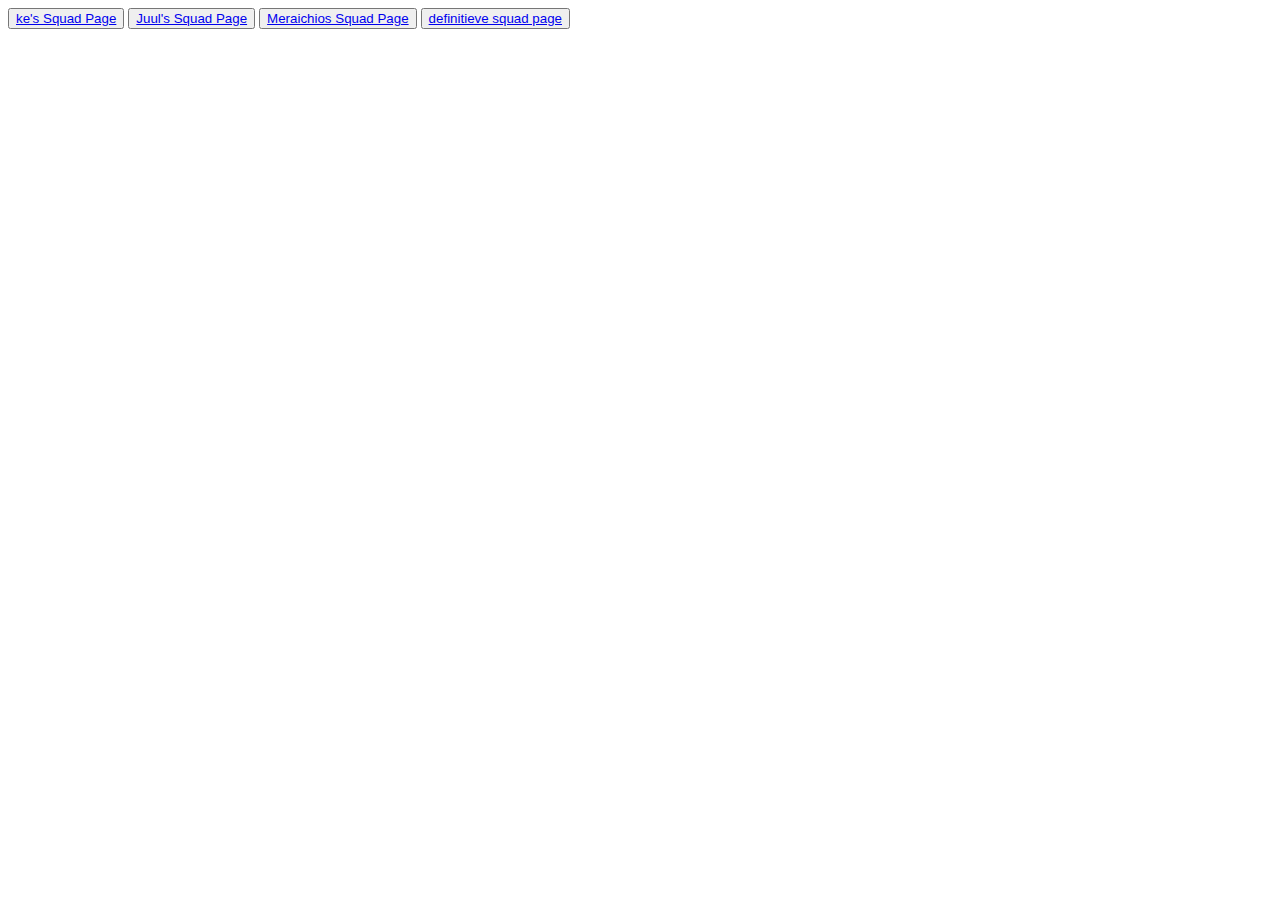
<file: index.html>
<!DOCTYPE html>
<html lang="en">
<head>
    <meta charset="UTF-8">
    <meta name="viewport" content="width=device-width, initial-scale=1.0">
    <title>Document</title>
</head>
<body>
  <button> <a href="Ke.html" class="jasinpage">ke's Squad Page</a> </button> 
    <button> <a href="juul.html" class="lynnpage">Juul's Squad Page</a> </button> 
    <button>  <a href="meraichio.html" class="tompage">Meraichios Squad Page</a> </button> 
    <button> <a href="squadpage.html" class="squadpage"> definitieve squad page</a></button>
</body>
</html>
</file>
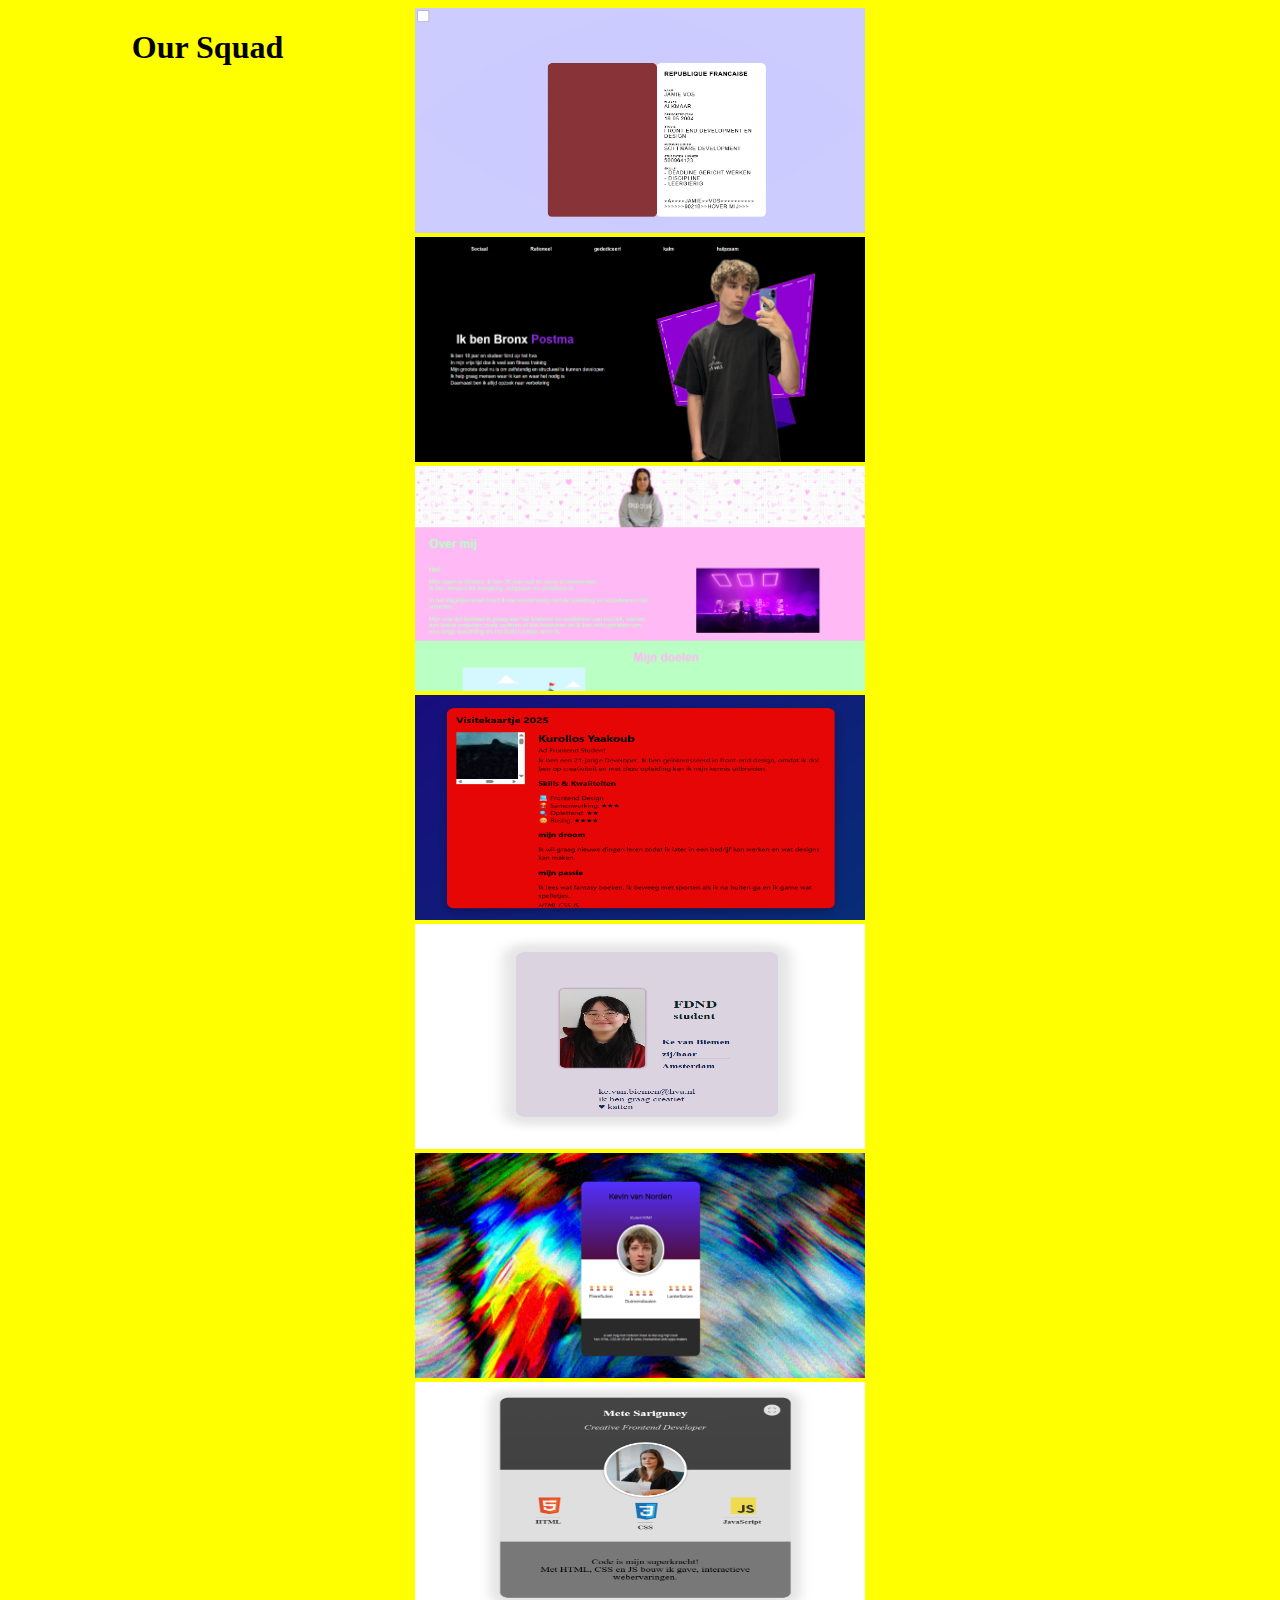
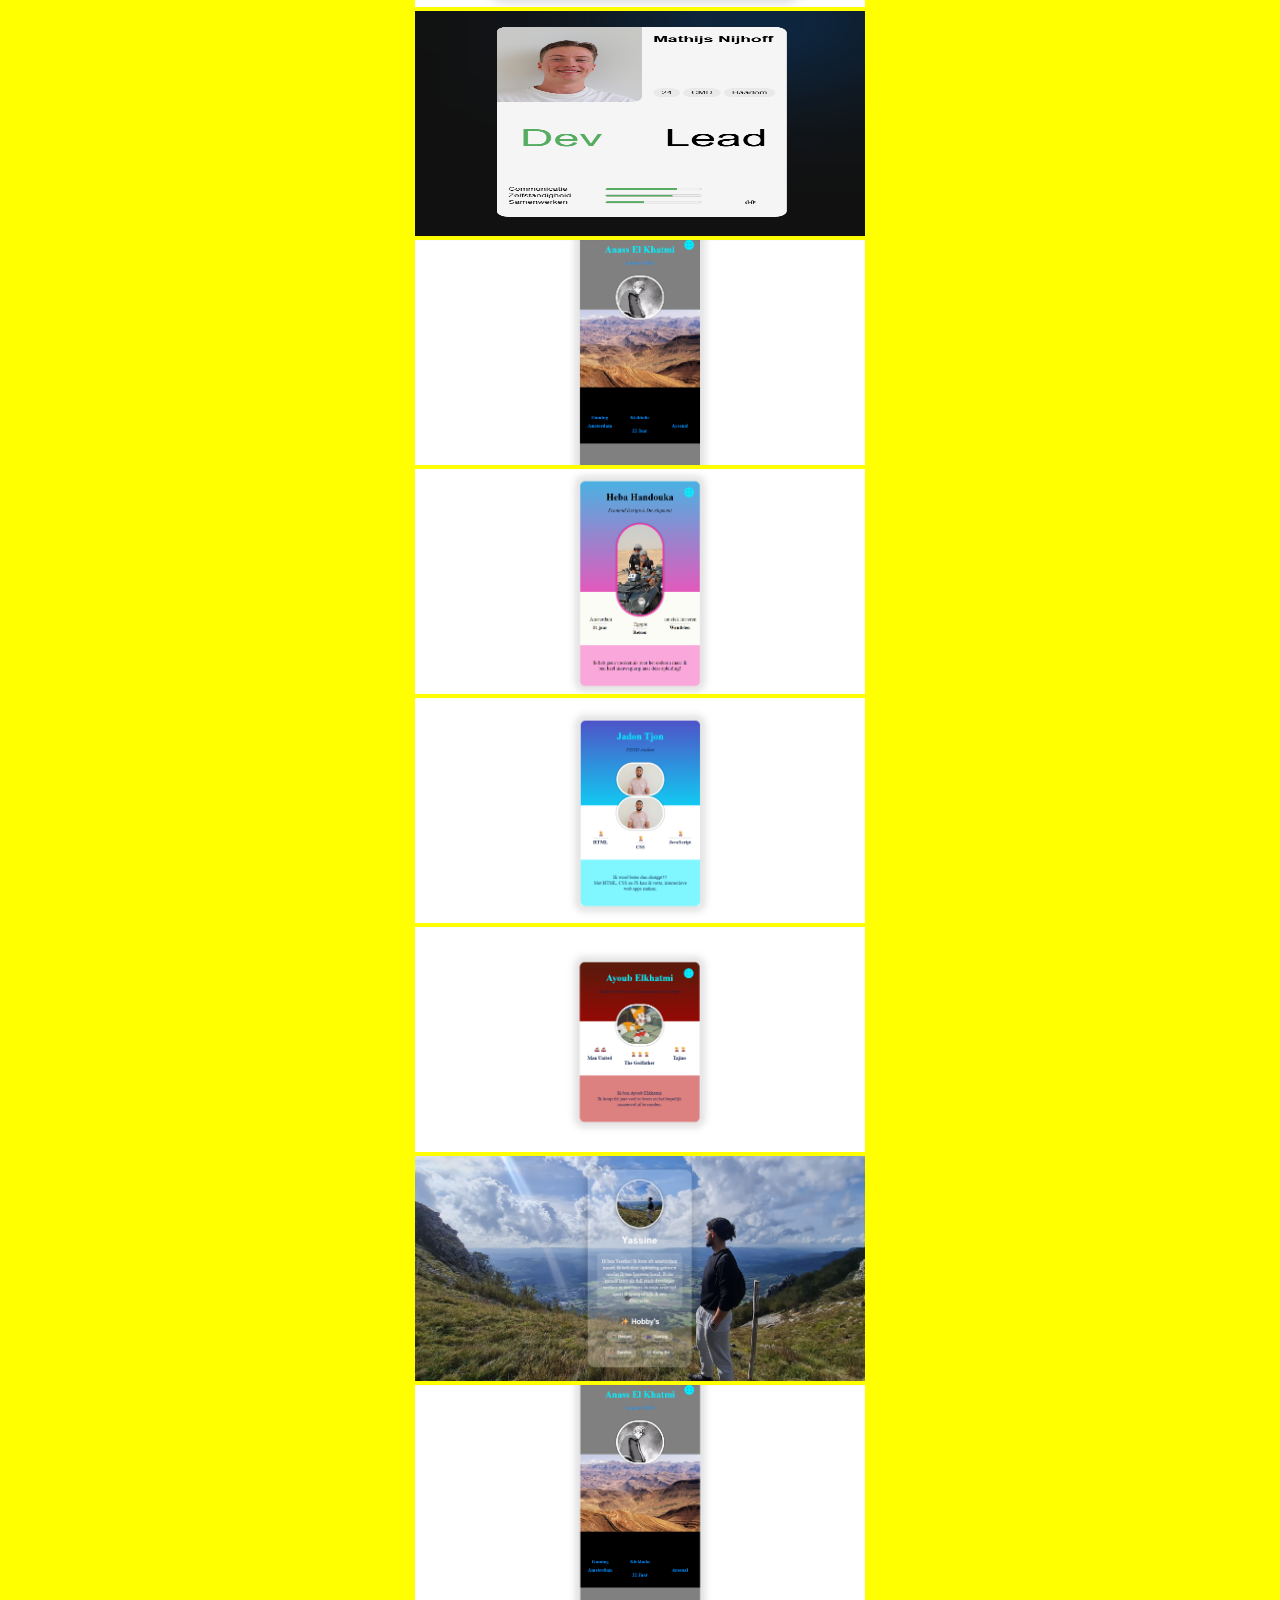
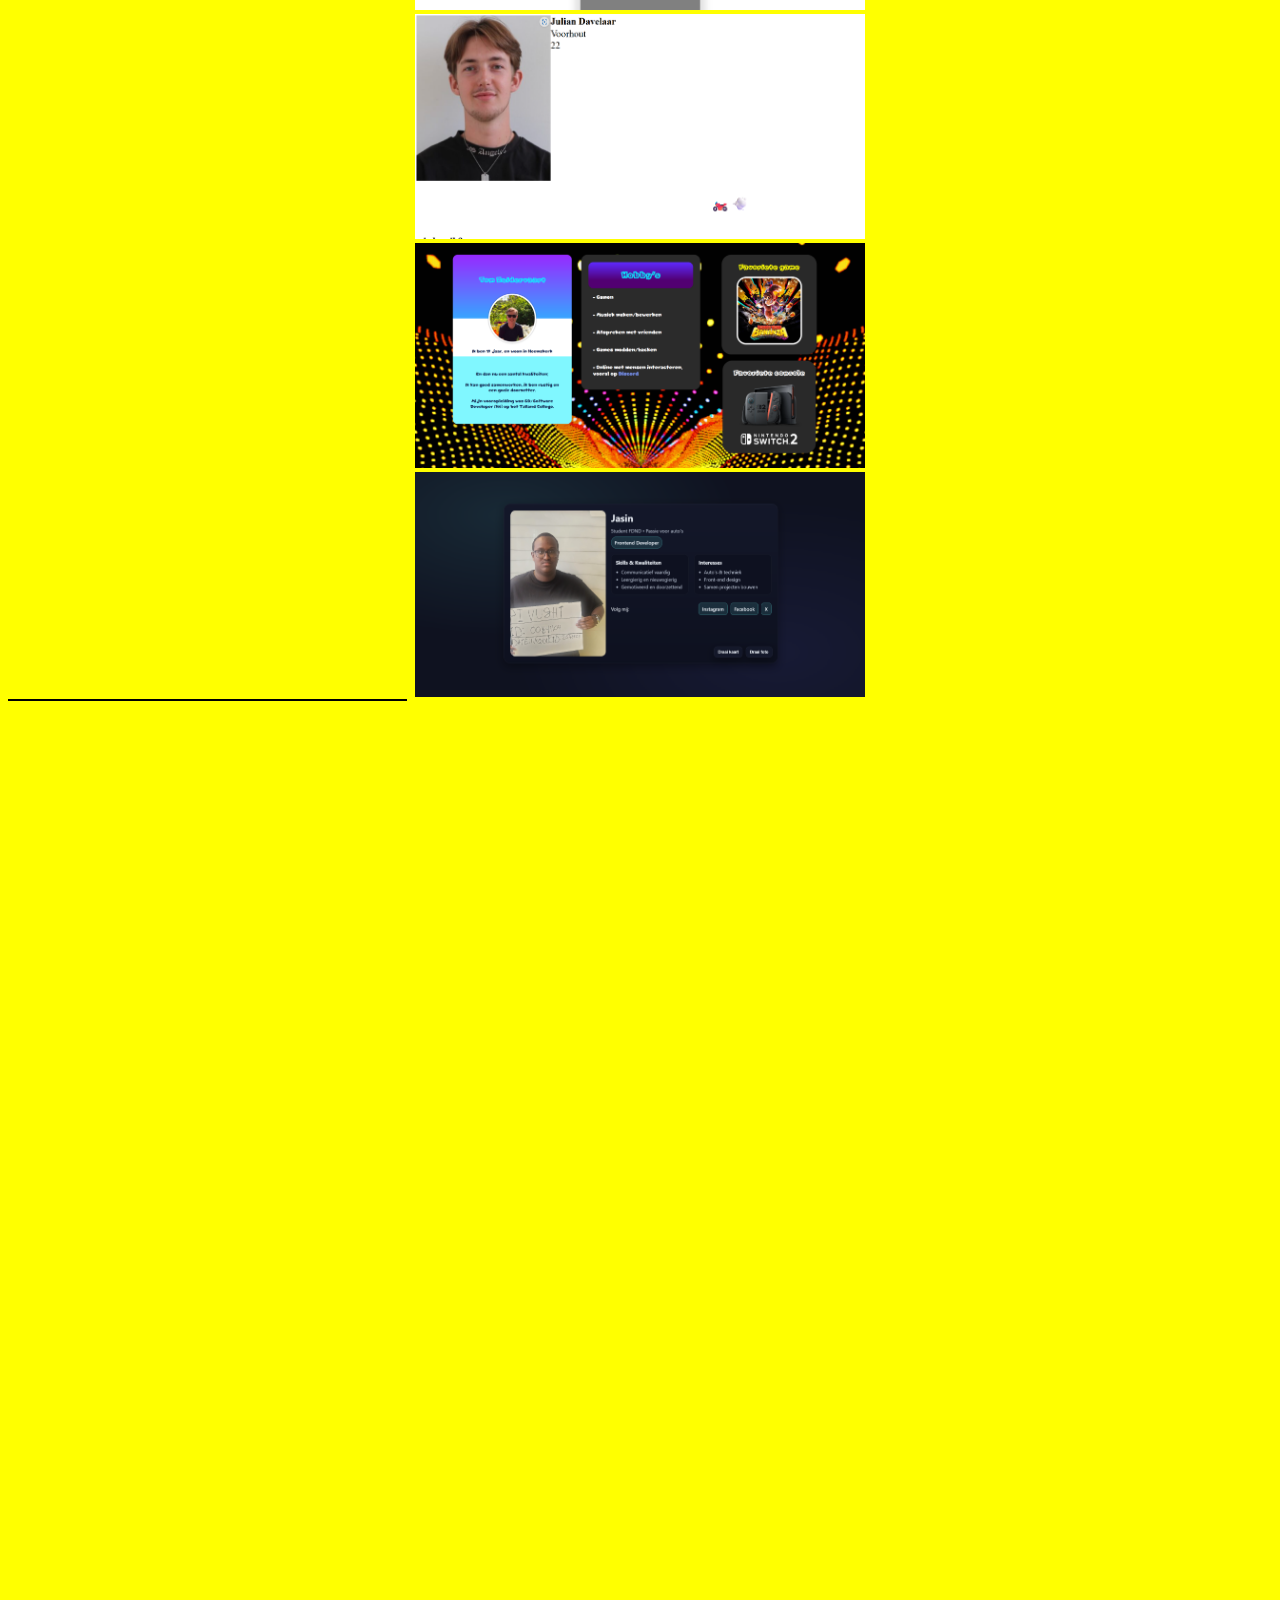
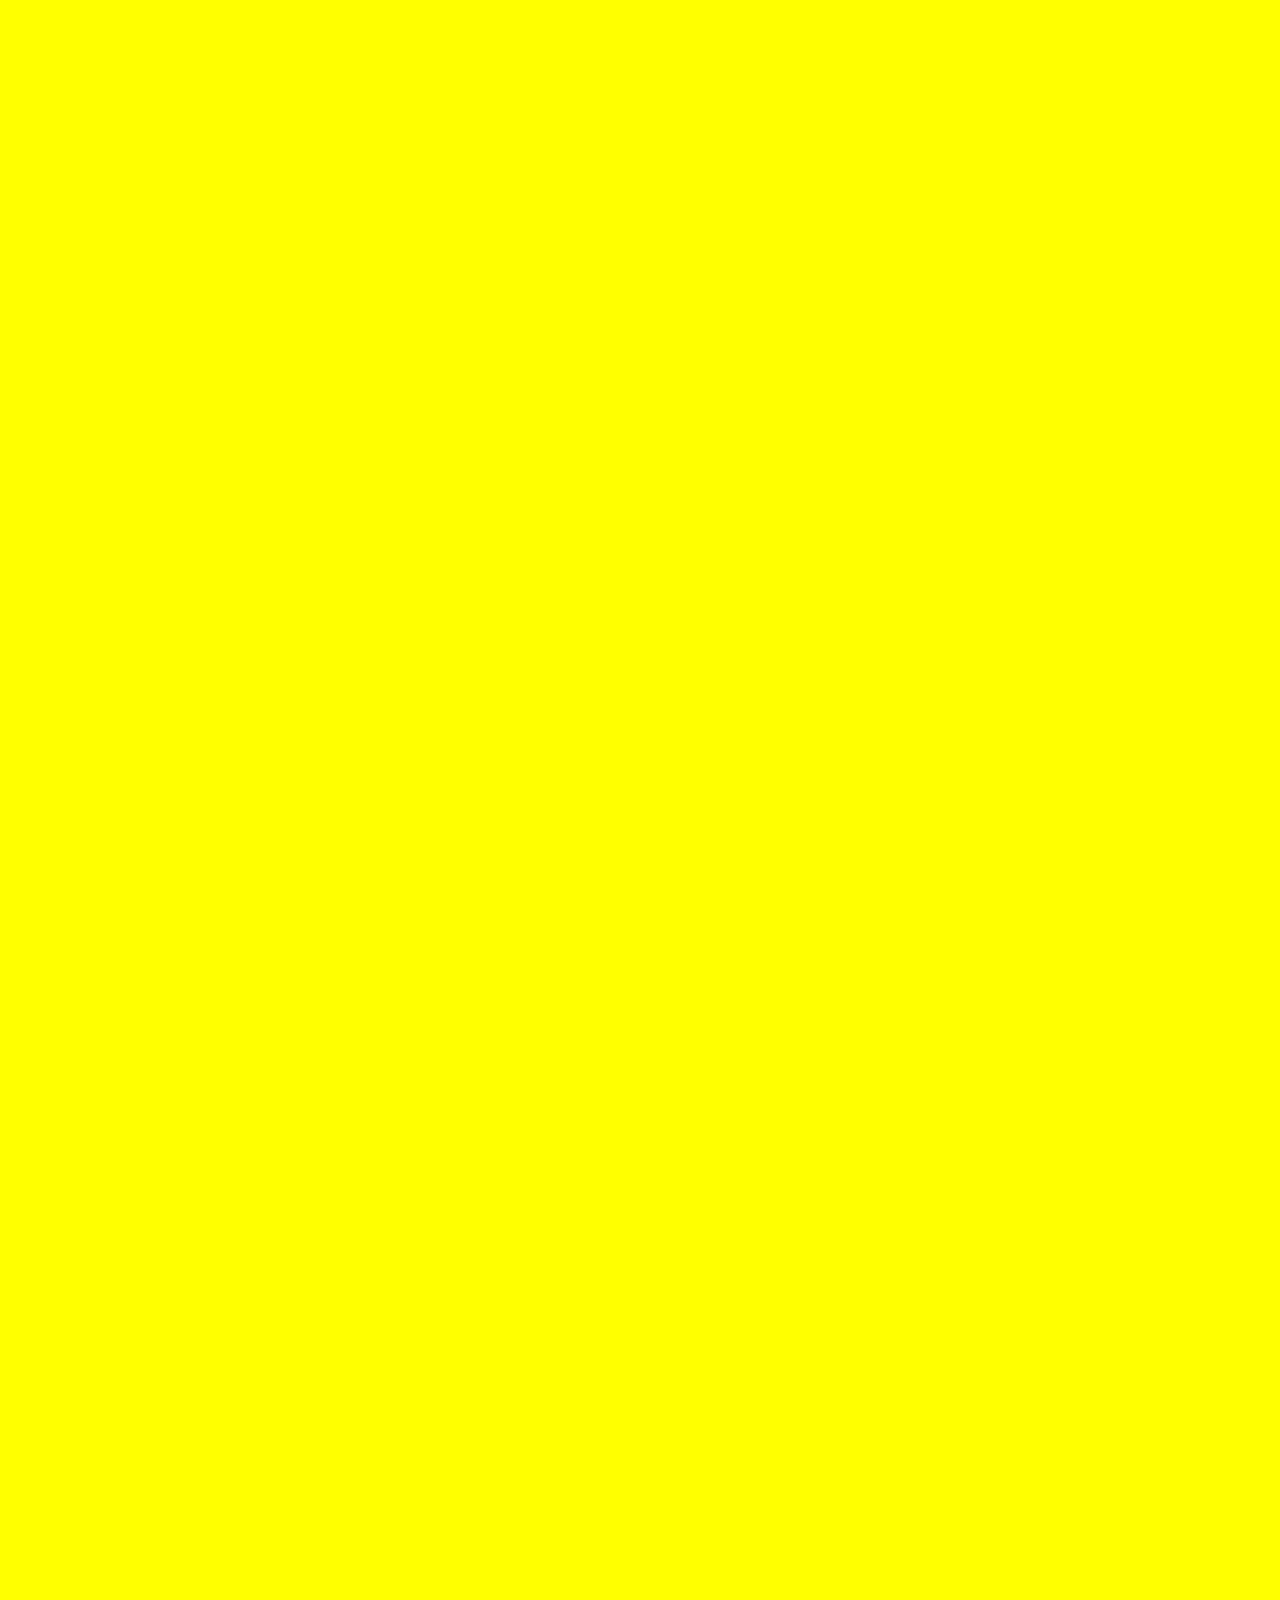
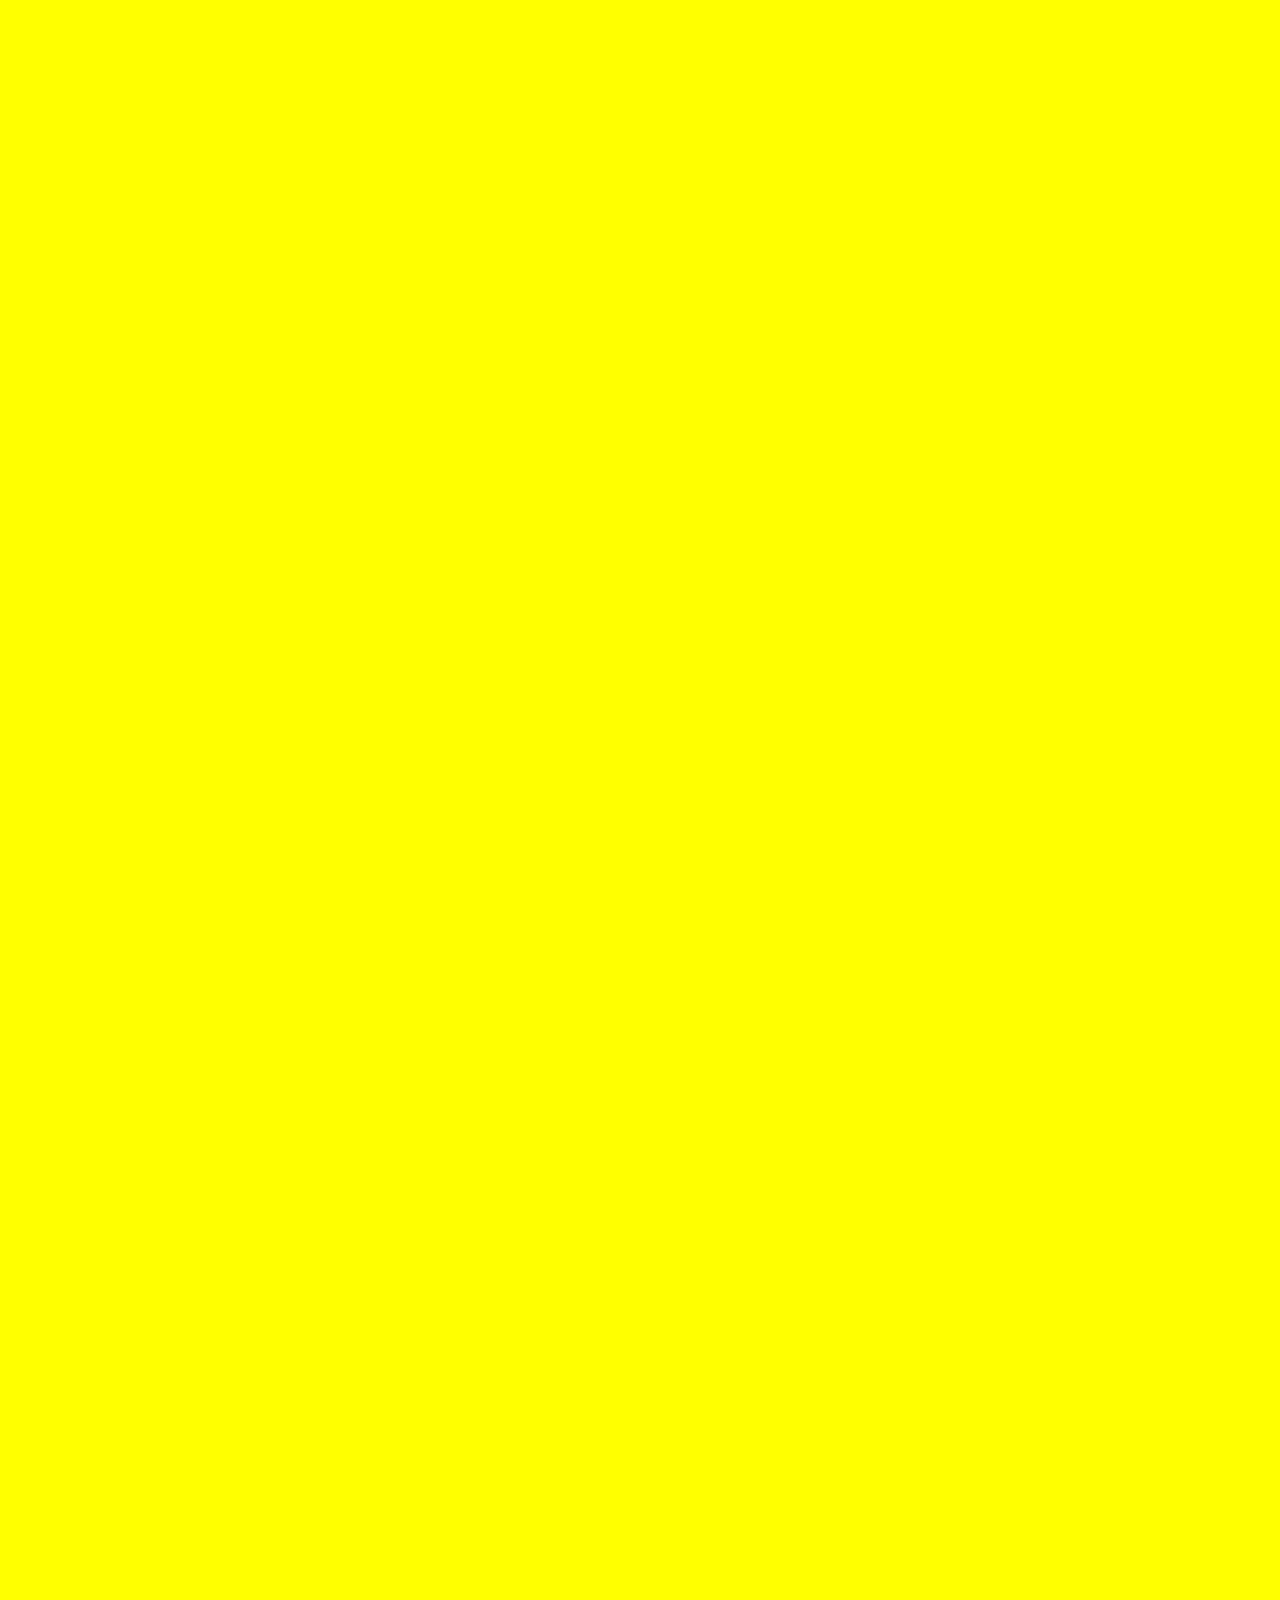
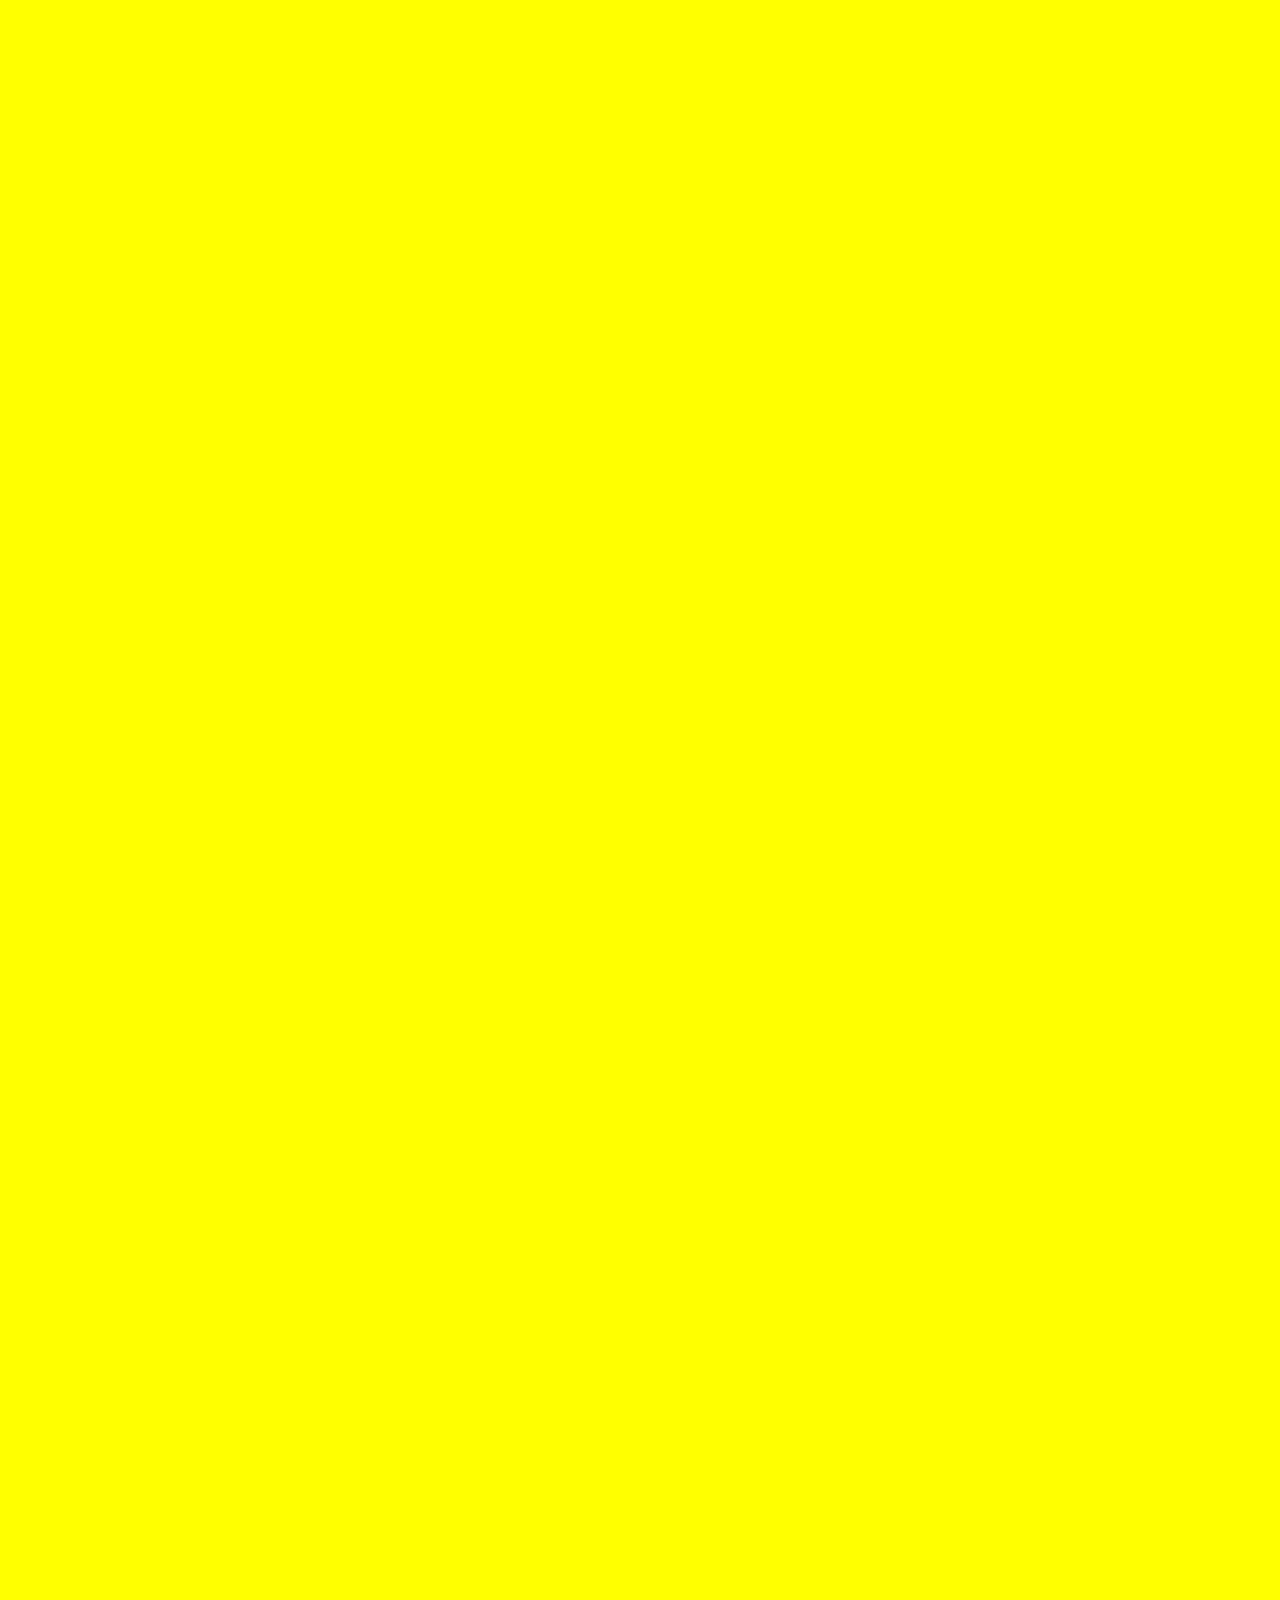
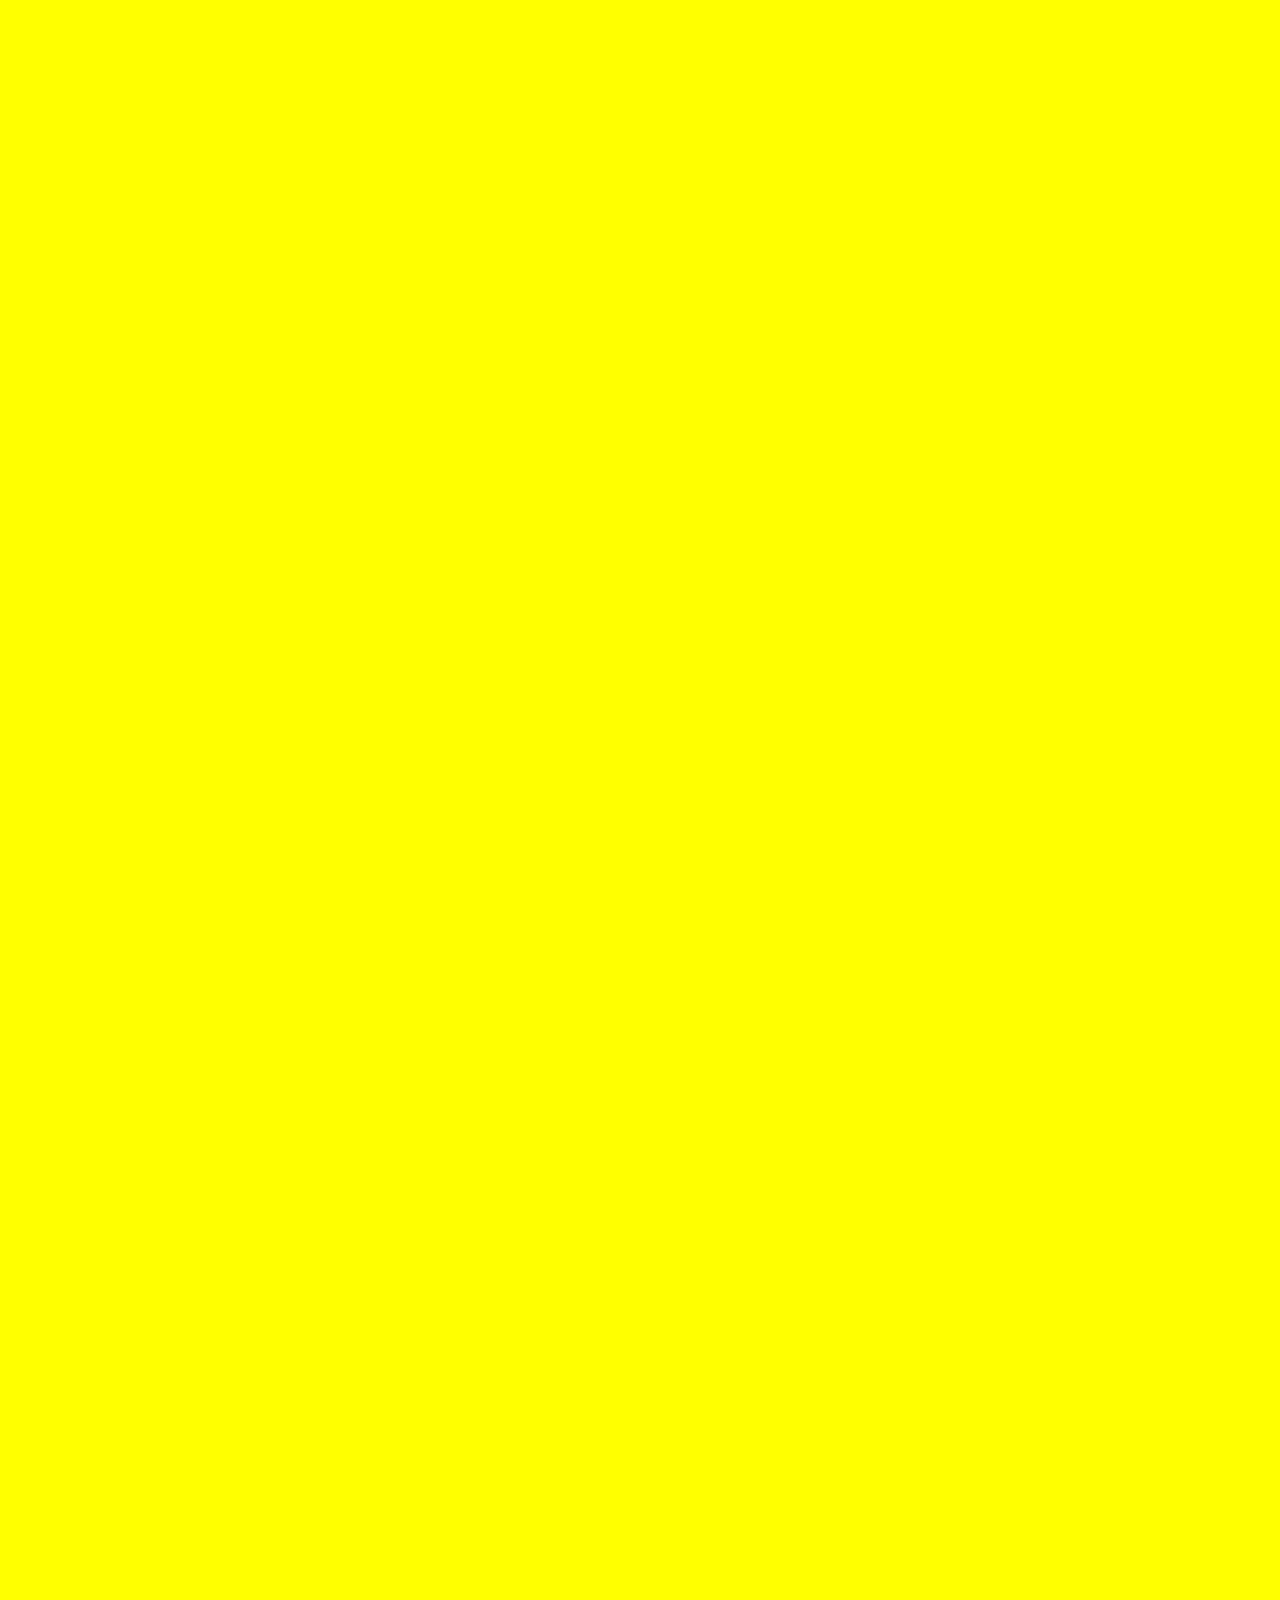
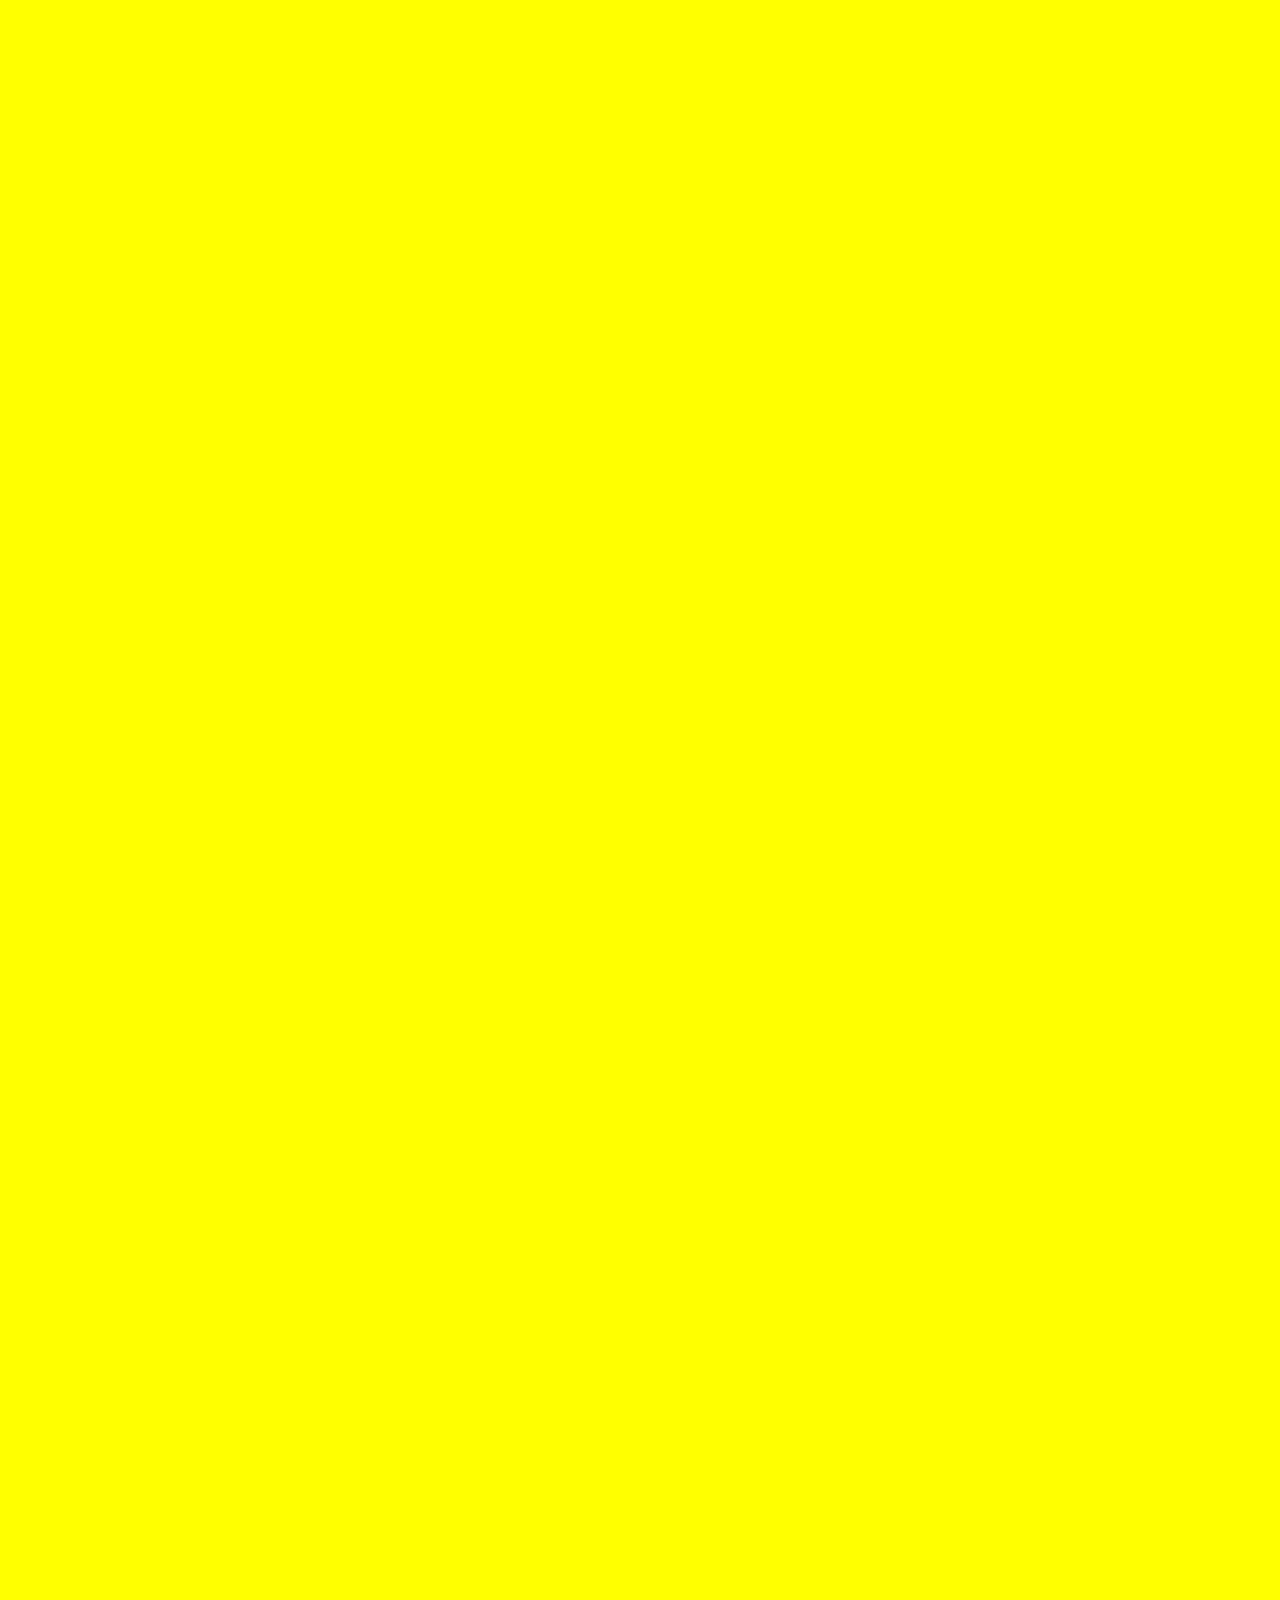
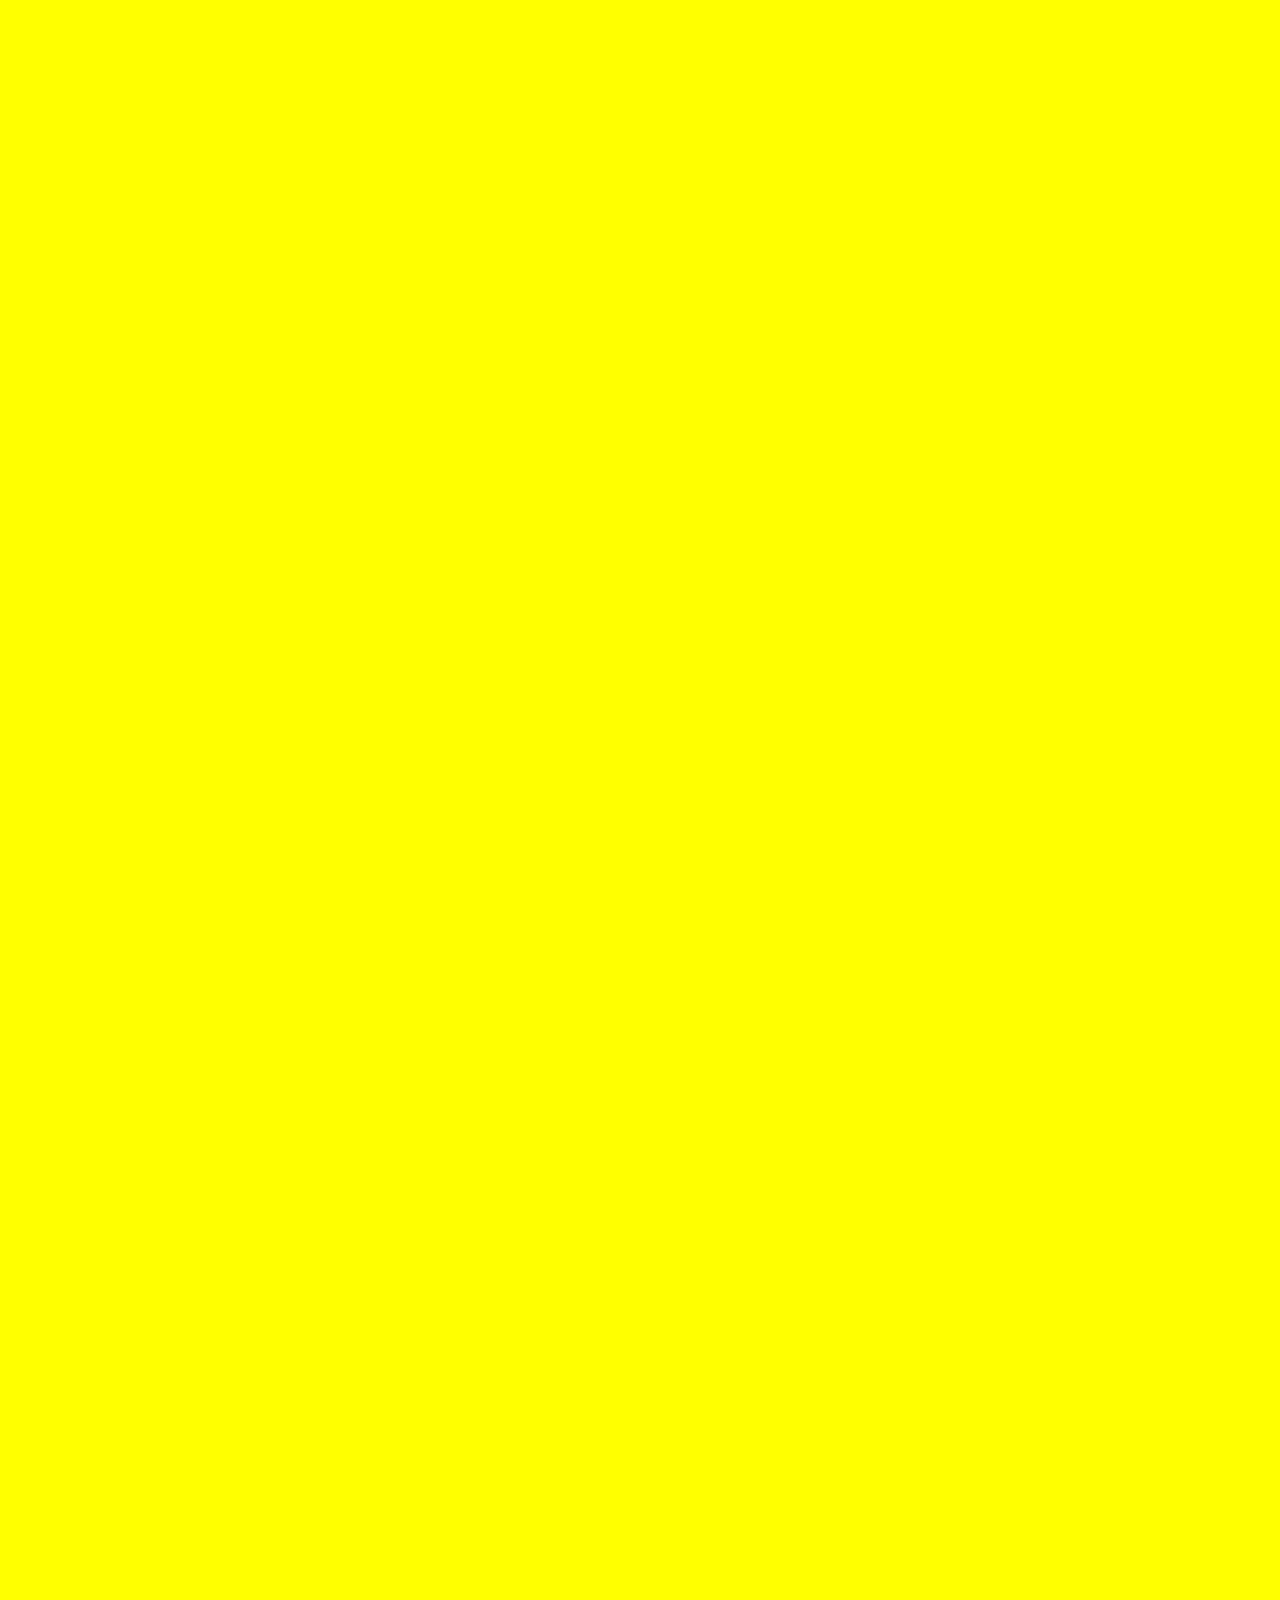
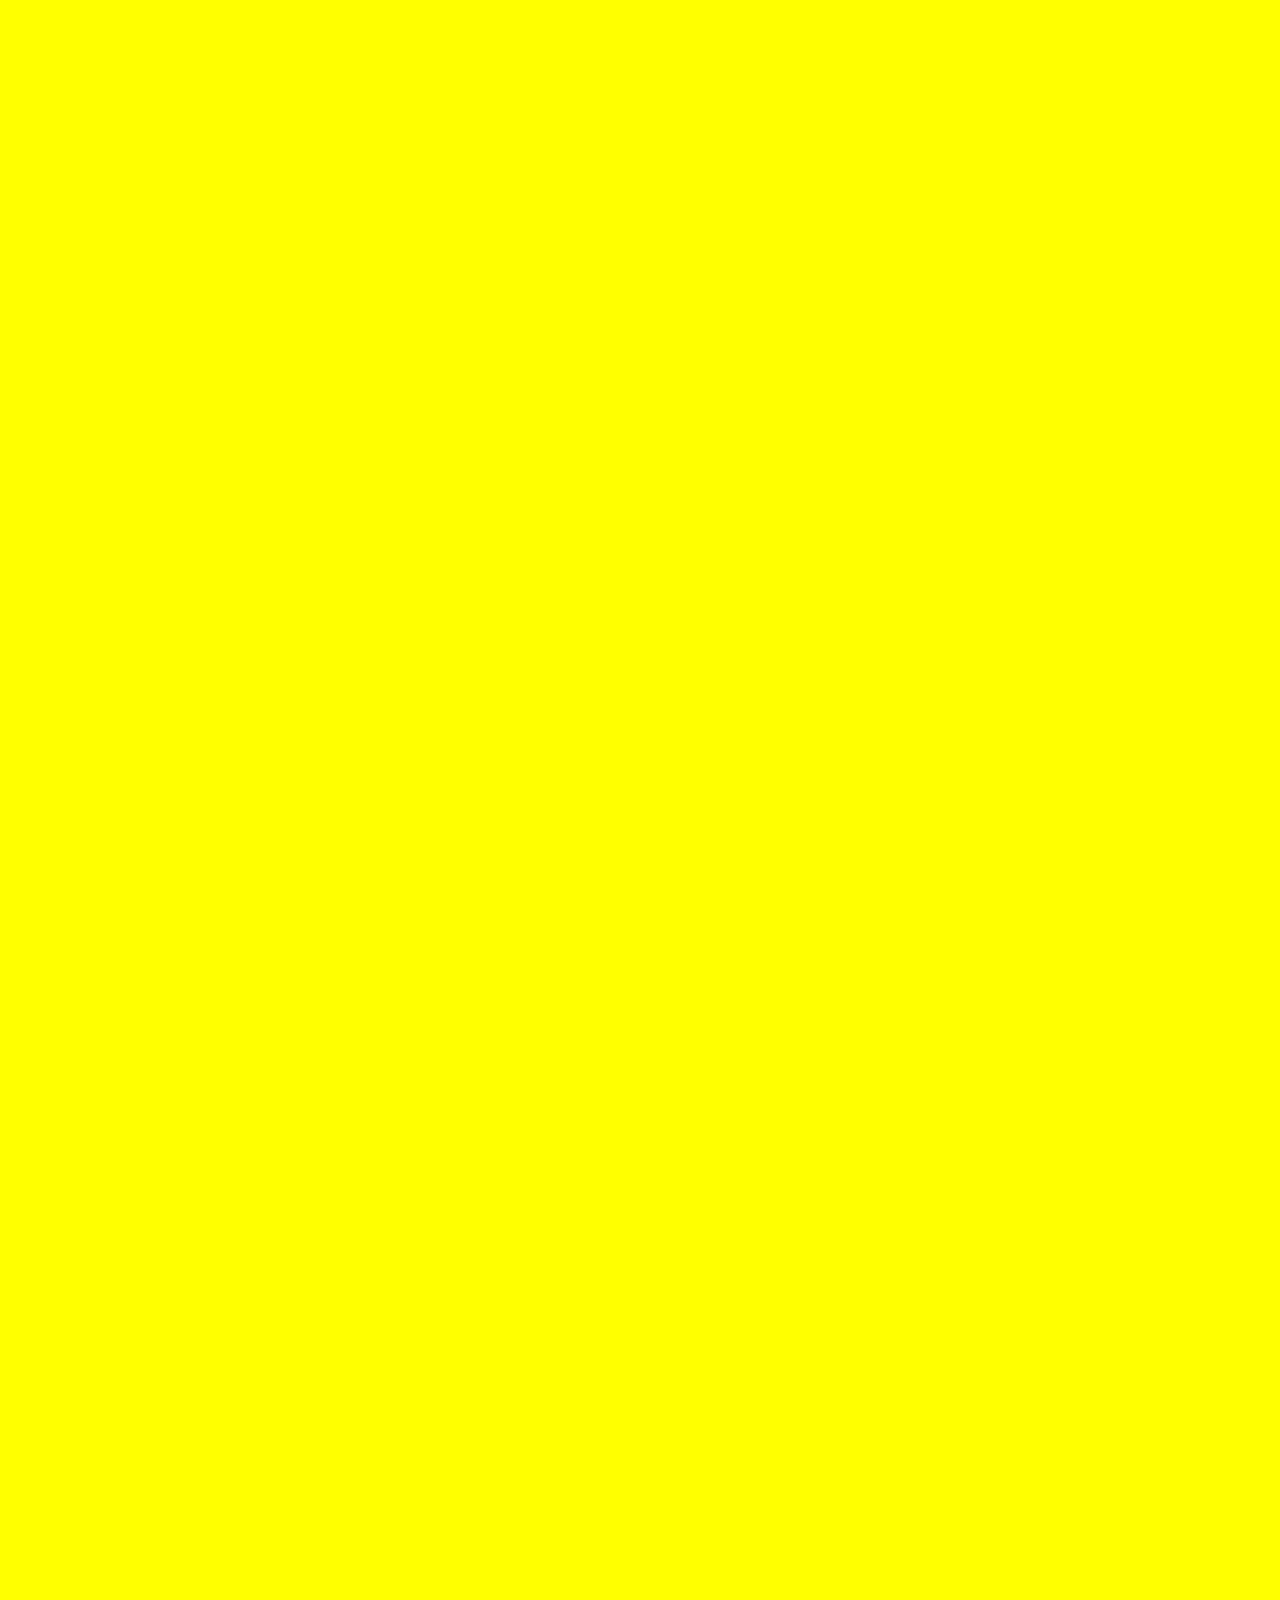
<file: juul.html>
<!DOCTYPE html>
<html lang="en">
<head>
    <meta charset="UTF-8">
    <meta name="viewport" content="width=device-width, initial-scale=1.0">
    <title>Document</title>
    <link rel="stylesheet" href="juul.css">
</head>
<body>

    <header>
        <h1>Our Squad</h1>
    </header>

    <div>
        <img src="assets/Schermafbeelding 2025-09-08 104012.png" alt="Bronx">
        <img src="assets/Schermafbeelding 2025-09-08 103901.png" alt="Jamie">
        <img src="assets/Schermafbeelding 2025-09-08 104057.png" alt="Chama">
        <img src="assets/Schermafbeelding 2025-09-08 104131.png" alt="Kurollos">
        <img src="assets/Schermafbeelding 2025-09-08 104219.png" alt="Ke">
        <img src="assets/Schermafbeelding 2025-09-08 104243.png" alt="Kevin">
        <img src="assets/Schermafbeelding 2025-09-08 104339.png" alt="Mete">
        <img src="assets/Schermafbeelding 2025-09-08 104412.png" alt="Mathijs">
        <img src="assets/Schermafbeelding 2025-09-10 124234.png" alt="Anass">
        <img src="assets/Schermafbeelding 2025-09-10 124241.png" alt="Heba">
        <img src="assets/Schermafbeelding 2025-09-10 124247.png" alt="Jadon">
        <img src="assets/Schermafbeelding 2025-09-10 124254.png" alt="">
        <img src="assets/Schermafbeelding 2025-09-10 124301.png" alt="">
        <img src="assets/Schermafbeelding 2025-09-10 124311.png" alt="">
        <img src="assets/Schermafbeelding 2025-09-10 124338.png" alt="">
        <img src="assets/Schermafbeelding 2025-09-10 124344.png" alt="">
        <img src="assets/Schermafbeelding 2025-09-10 124351.png" alt="">
    </div>
</body>
</html>
</file>
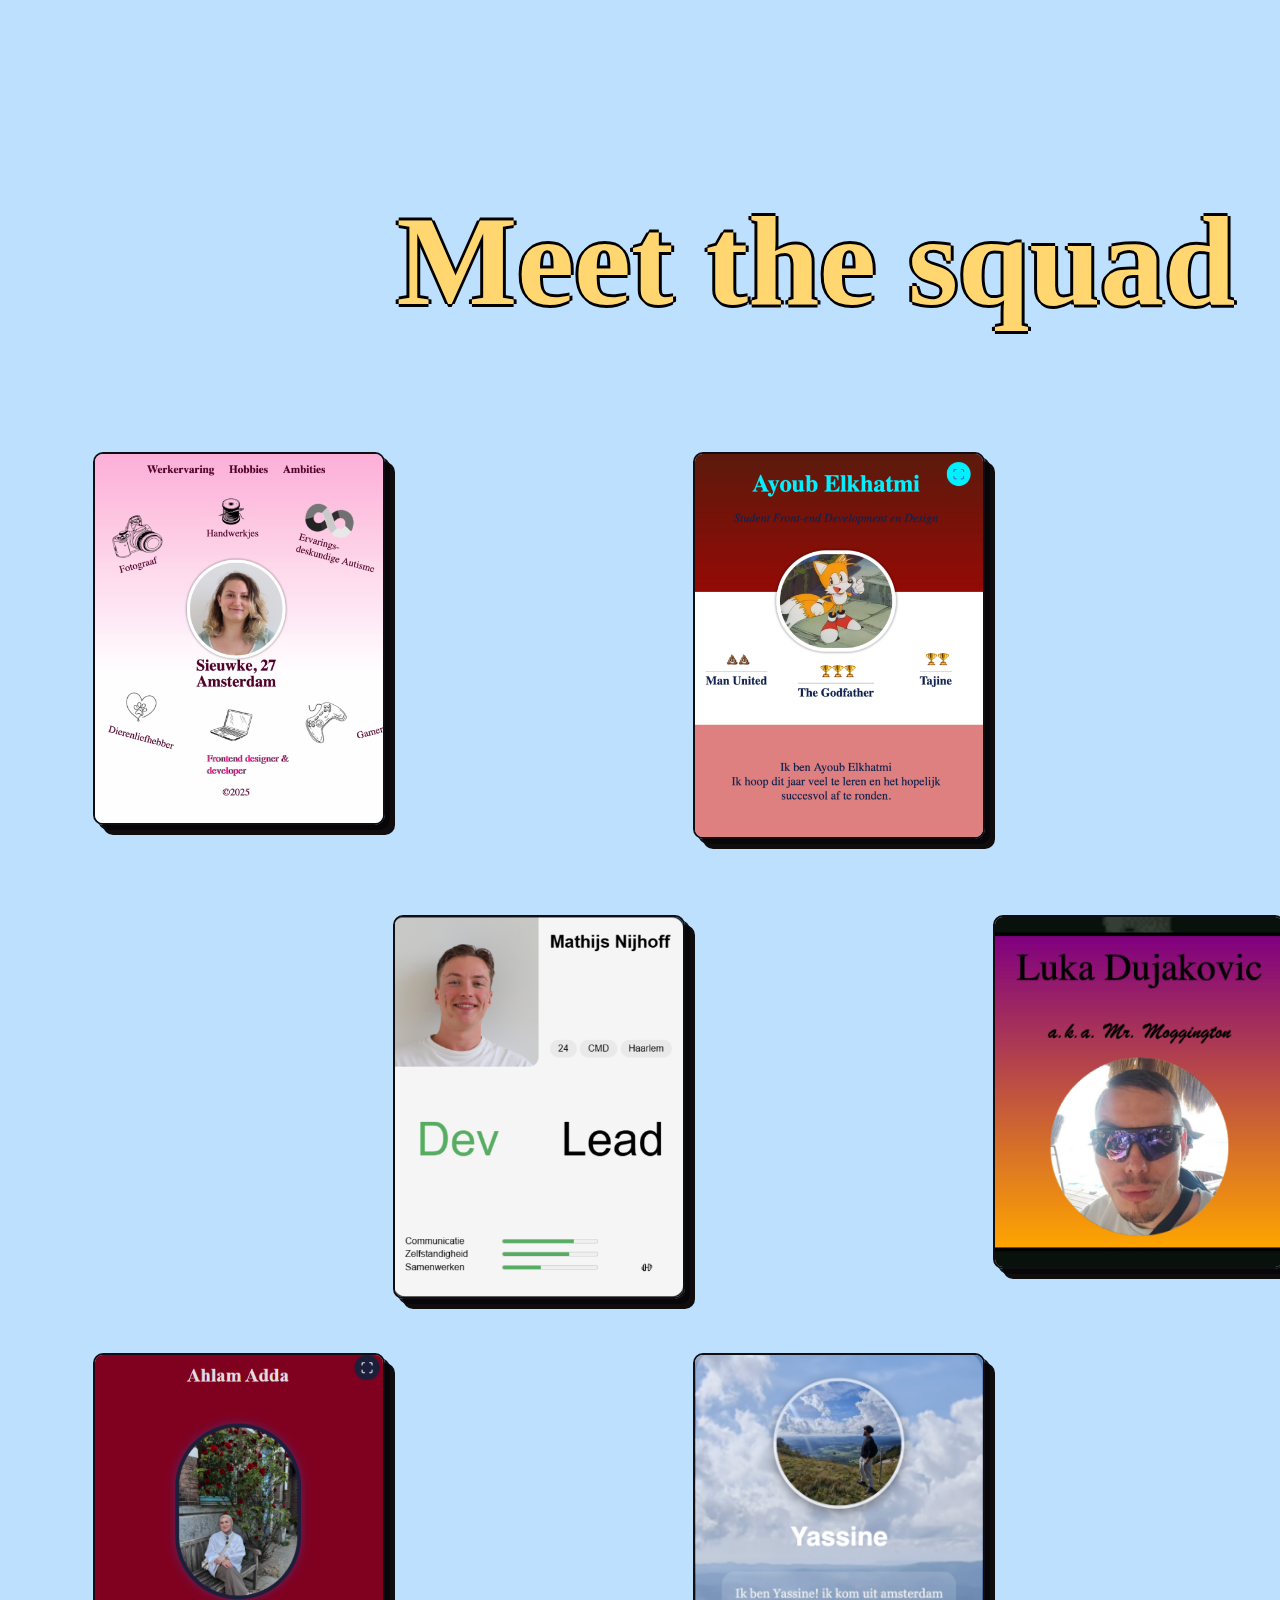
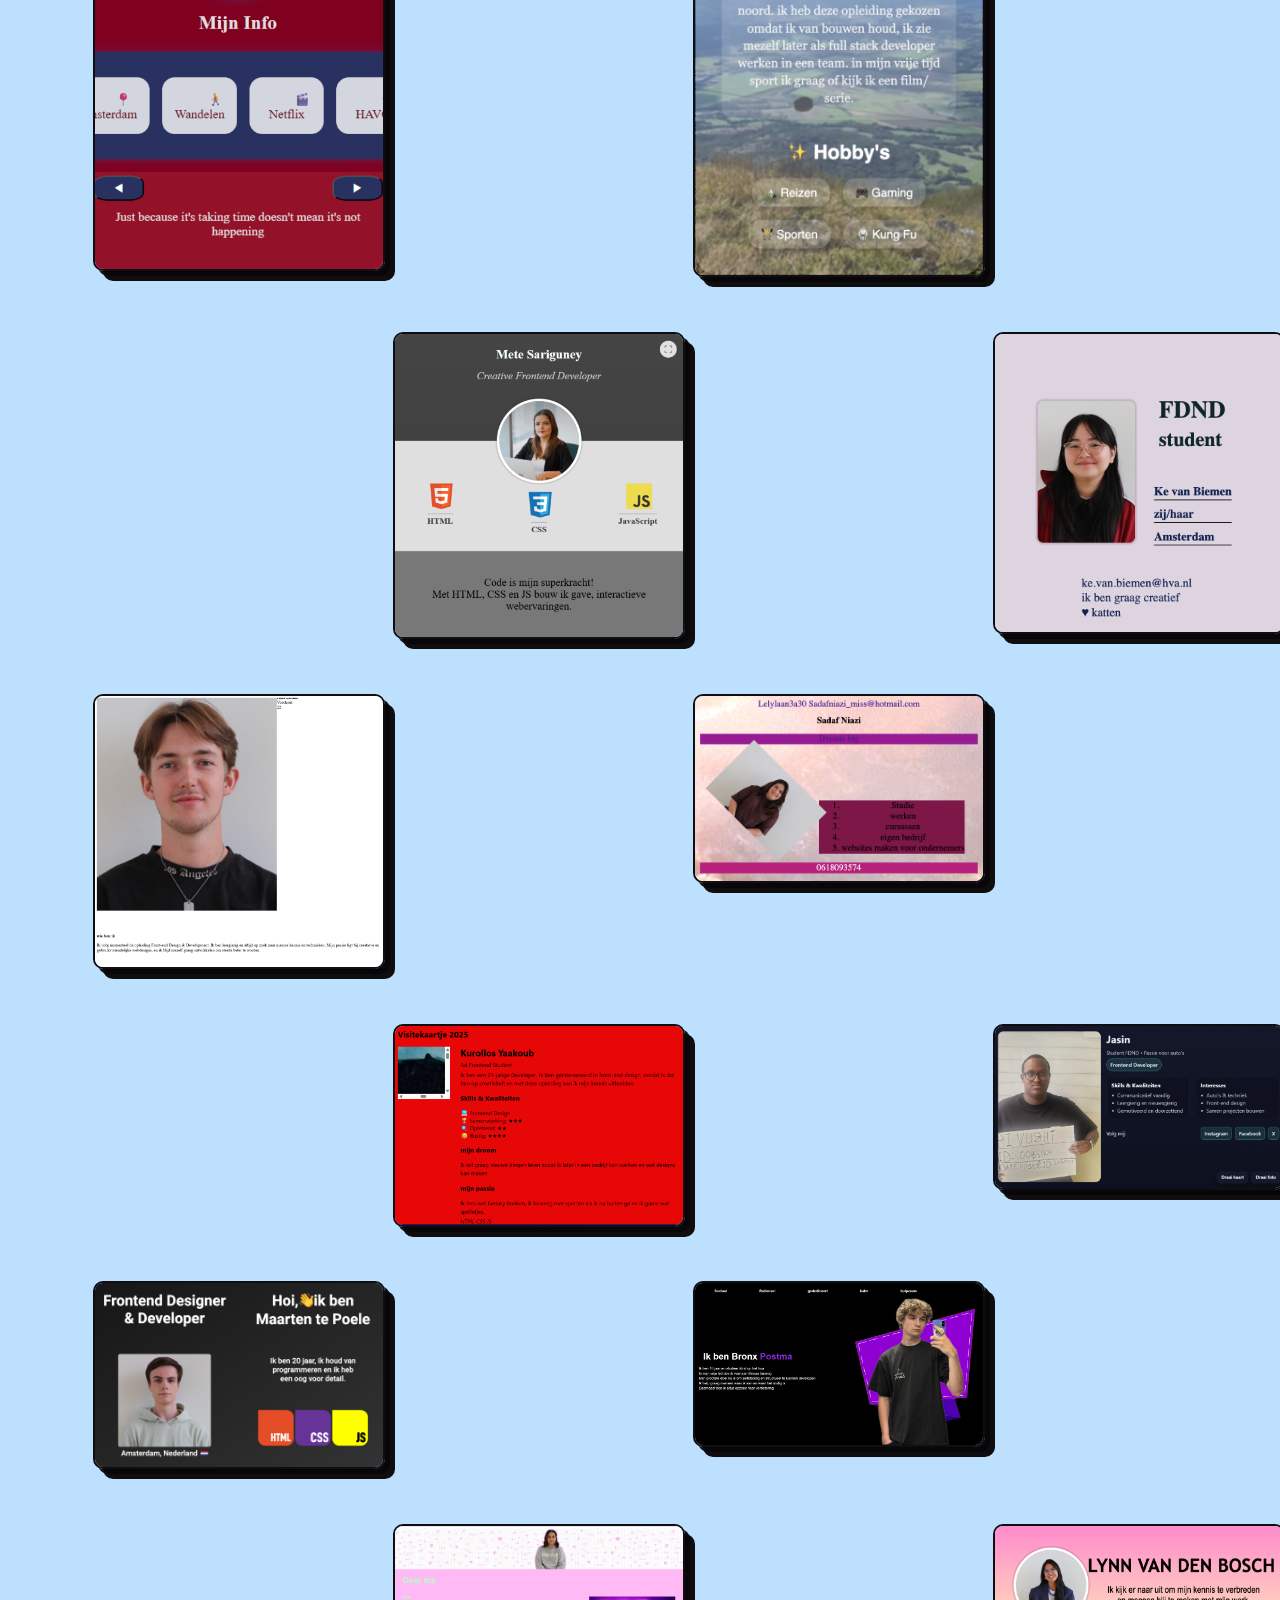
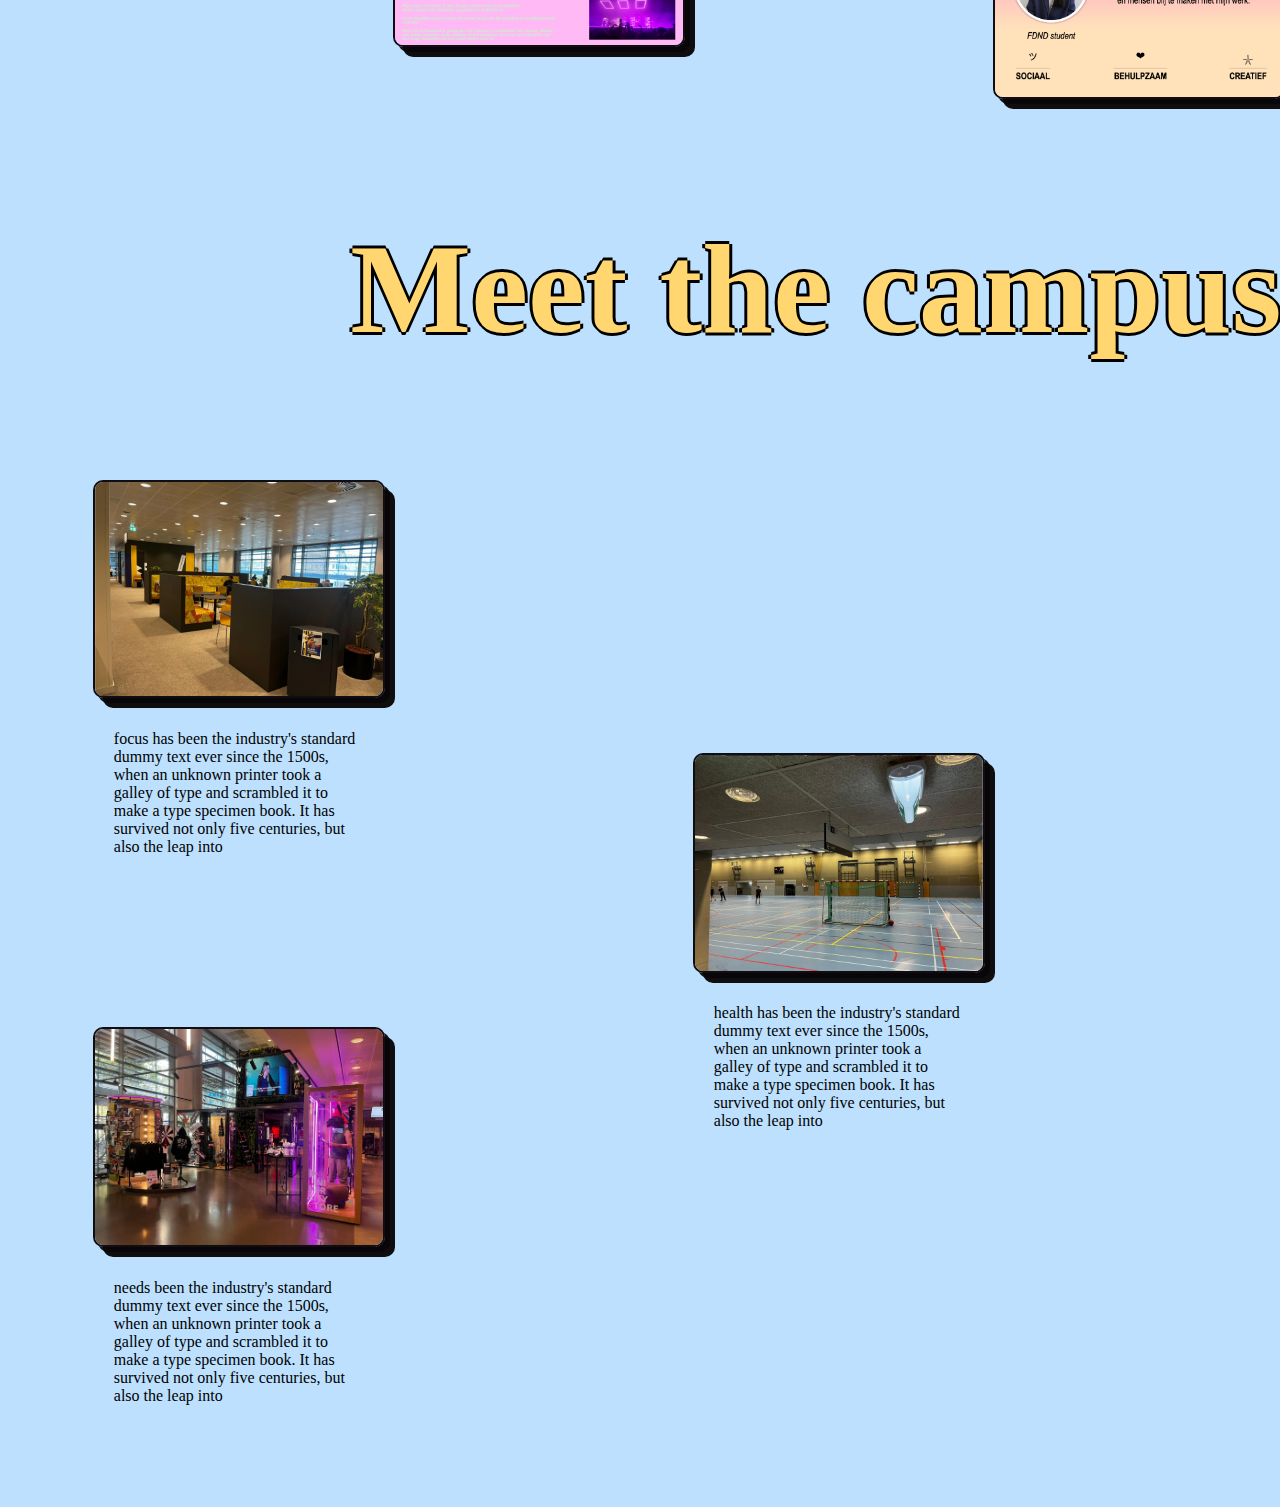
<file: Ke.html>
<!DOCTYPE html>
<html lang="nl">
<head>
    <meta charset="UTF-8">
    <meta name="viewport" content="width=device-width, initial-scale=1.0">
    <title>Squad-Page</title>
    <link rel="stylesheet" href="ke.css" media="all">
 
</head>
<body>
<h1 class="squad">Meet the squad</h1> 


 <img class="pic1" src="visitekaartjes/roze1.png" alt=""> 
 <img class="pic2" src="visitekaartjes/rood2.png" alt=""> 
 <img class="pic3" src="visitekaartjes/kaart6.png" alt=""> 
 <img class="pic4" src="visitekaartjes/kaart11.png" alt=""> 
 <img class="pic5" src="visitekaartjes/rood5.png" alt=""> 
 <img class="pic6" src="visitekaartjes/rood3.png" alt=""> 
 <img class="pic7" src="visitekaartjes/kaart13.png" alt=""> 
 <img class="pic8" src="visitekaartjes/kaart10.png" alt=""> 
<img class="pic9" src="visitekaartjes/kaart9.png" alt=""> 
 <img class="pic10" src="visitekaartjes/grijs.png" alt="">
<img class="pic11" src="visitekaartjes/kaart12.png" alt=""> 
<img class="pic12" src="visitekaartjes/roze4.png" alt=""> 
 <img class="pic13" src="visitekaartjes/rood1.png" alt=""> 
 <img class="pic14" src="visitekaartjes/rood4.png" alt=""> 
 <img class="pic15" src="visitekaartjes/kaart .png" alt=""> 
 <img class="pic16" src="visitekaartjes/kaart7.png" alt="">
 <img class="pic17" src="visitekaartjes/kaart8.png" alt=""> 
 <img class="pic18" src="visitekaartjes/kaart14.png" alt="">
  <img class="pic19" src="visitekaartjes/roze3.png" alt="">  
 <img class="pic20" src="visitekaartjes/roze2.png" alt=""> 


 <h1>Meet the campus</h1>
<img class="focus" src="campus/focus.png" alt="focus"> 
<article class="focustekst">  focus has been the industry's standard dummy text ever since the 1500s, 
    when an unknown printer took a galley of type and scrambled it to make a type 
    specimen book. It has survived not only five centuries, but also the leap into </article>
<img class="food" src="campus/food.png" alt="food">
<article class="foodtekst"> food has been the industry's standard dummy text ever since the 1500s, 
    when an unknown printer took a galley of type and scrambled it to make a type 
    specimen book. It has survived not only five centuries, but also the leap into</article>
<img class="health" src="campus/health.png" alt="health">
<article class="healthtekst"> health has been the industry's standard dummy text ever since the 1500s, 
    when an unknown printer took a galley of type and scrambled it to make a type 
    specimen book. It has survived not only five centuries, but also the leap into</article>
<img class="needs" src="campus/needs.png" alt="needs">
<article class="needstekst"> needs been the industry's standard dummy text ever since the 1500s, 
    when an unknown printer took a galley of type and scrambled it to make a type 
    specimen book. It has survived not only five centuries, but also the leap into</article>
<img class="view" src="campus/view.png" alt="view">
<article class="viewtekst">view has been the industry's standard dummy text ever since the 1500s, 
    when an unknown printer took a galley of type and scrambled it to make a type 
    specimen book. It has survived not only five centuries, but also the leap into</article>

</body>
</html>
</file>
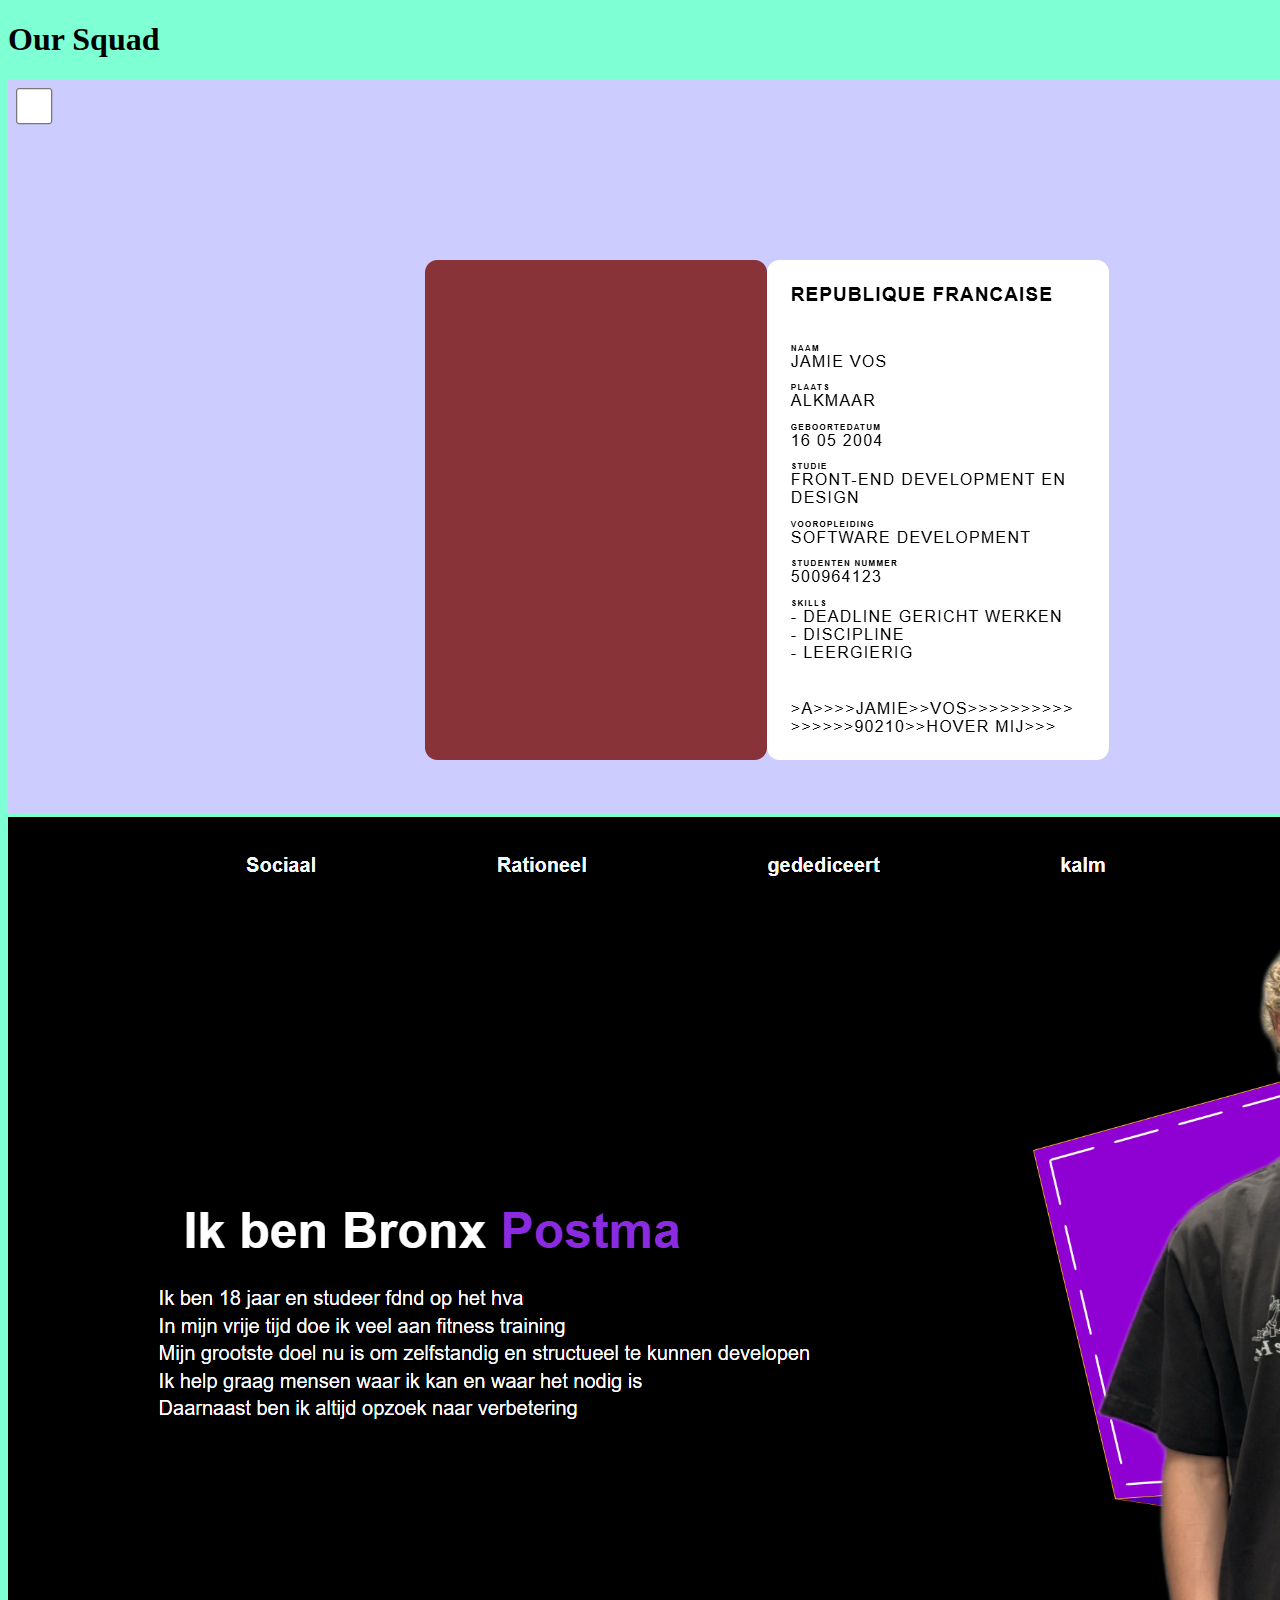
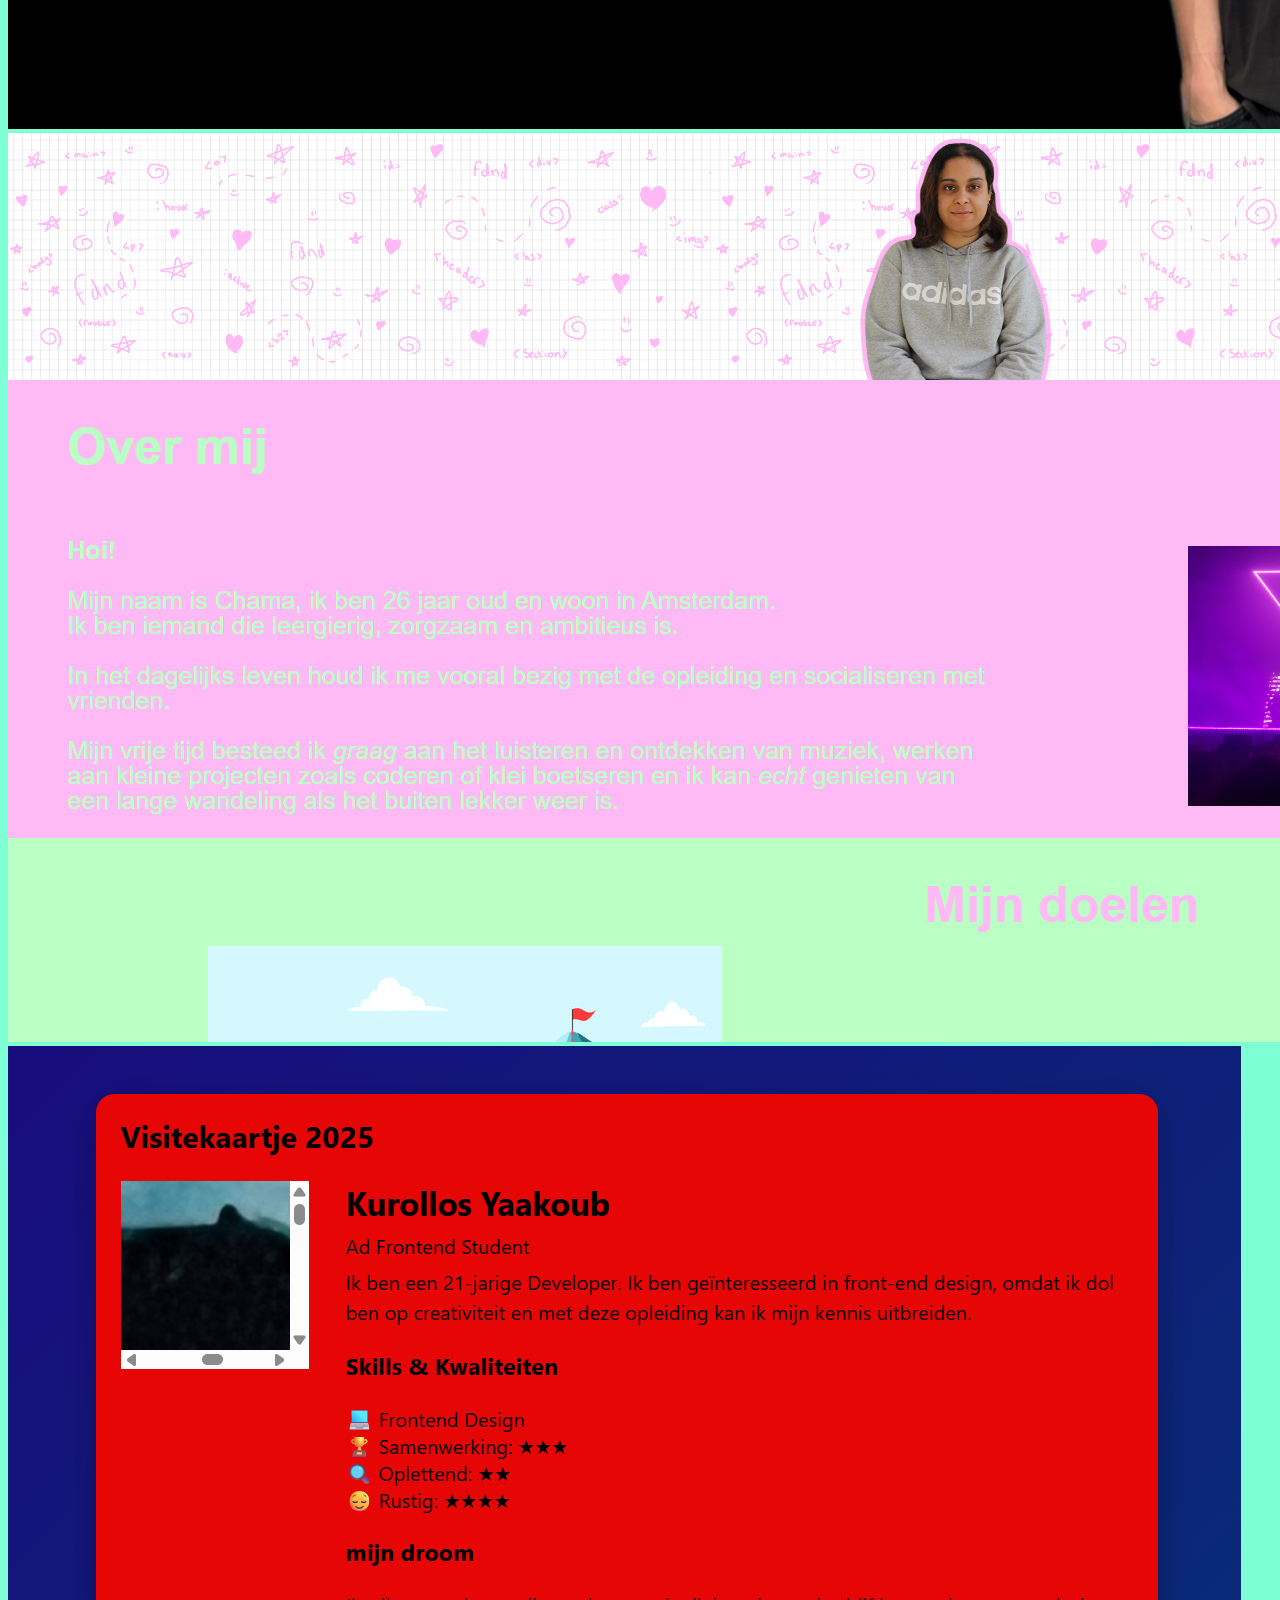
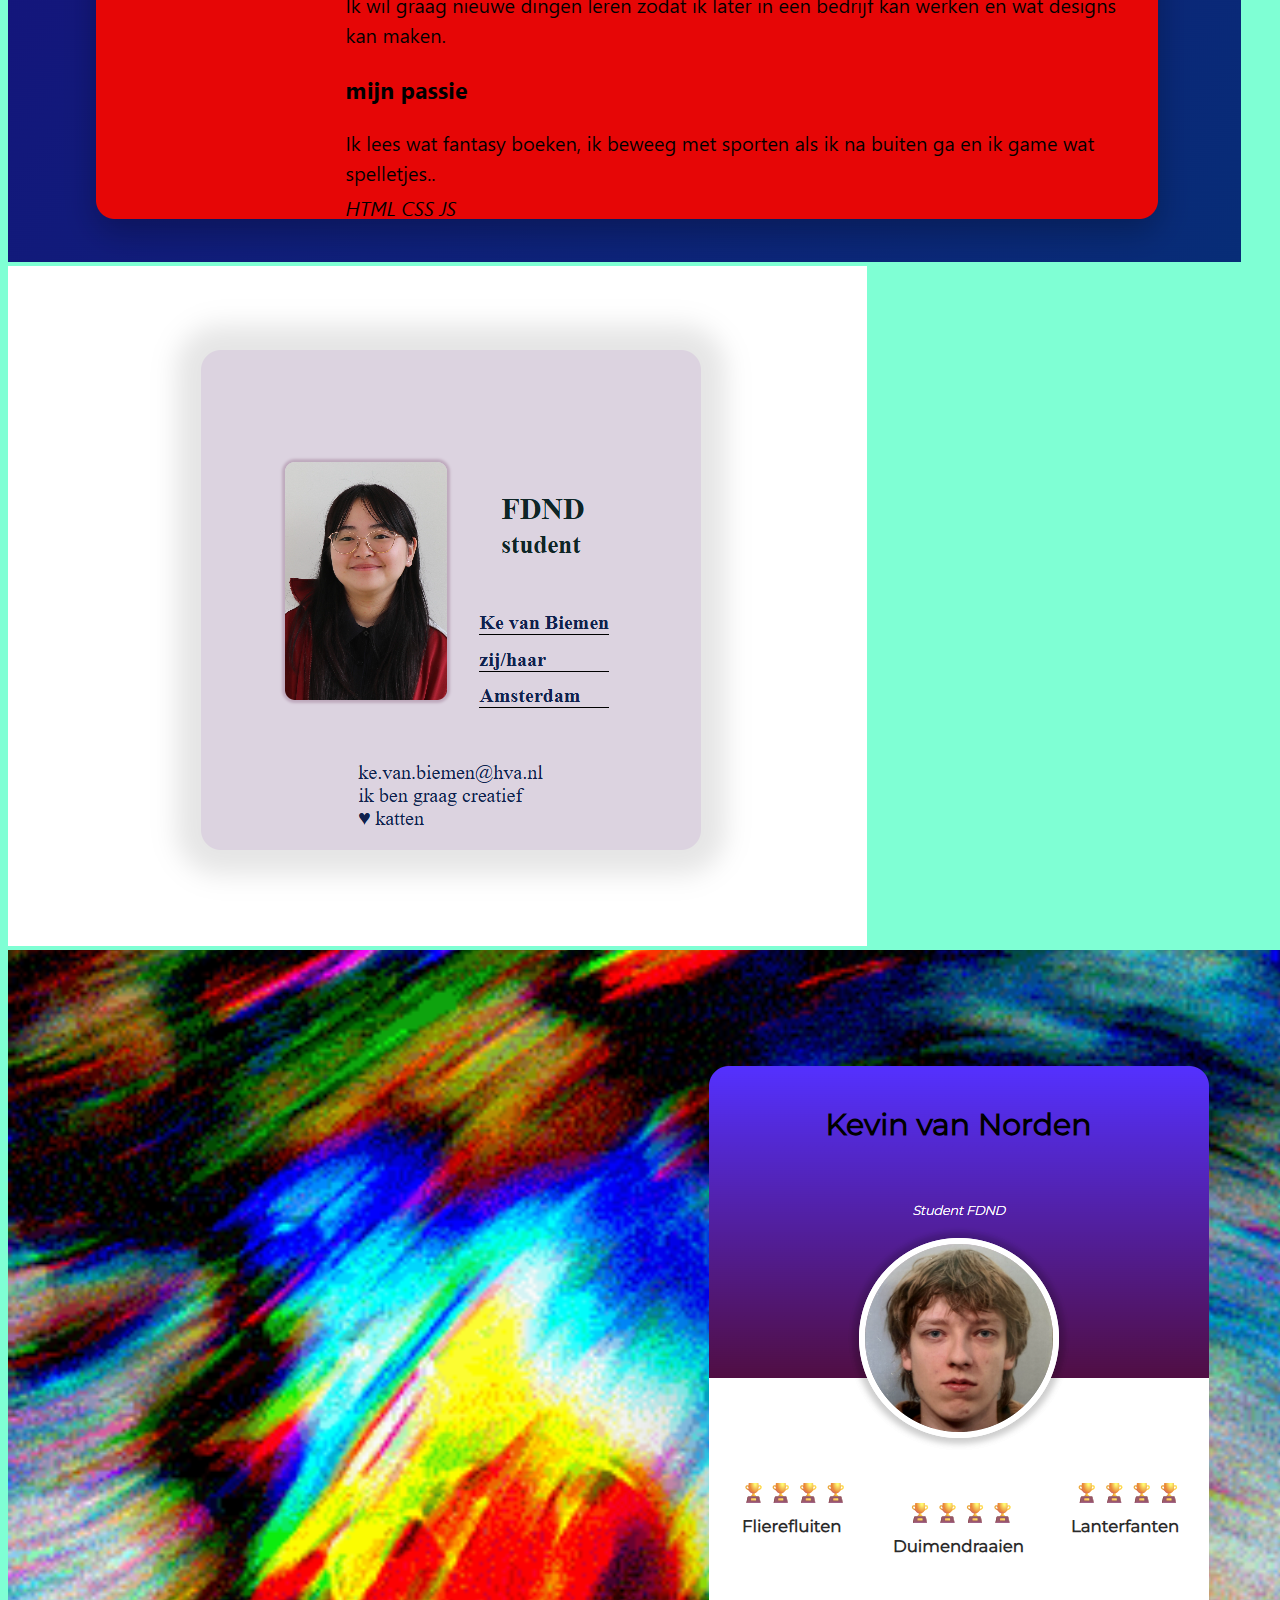
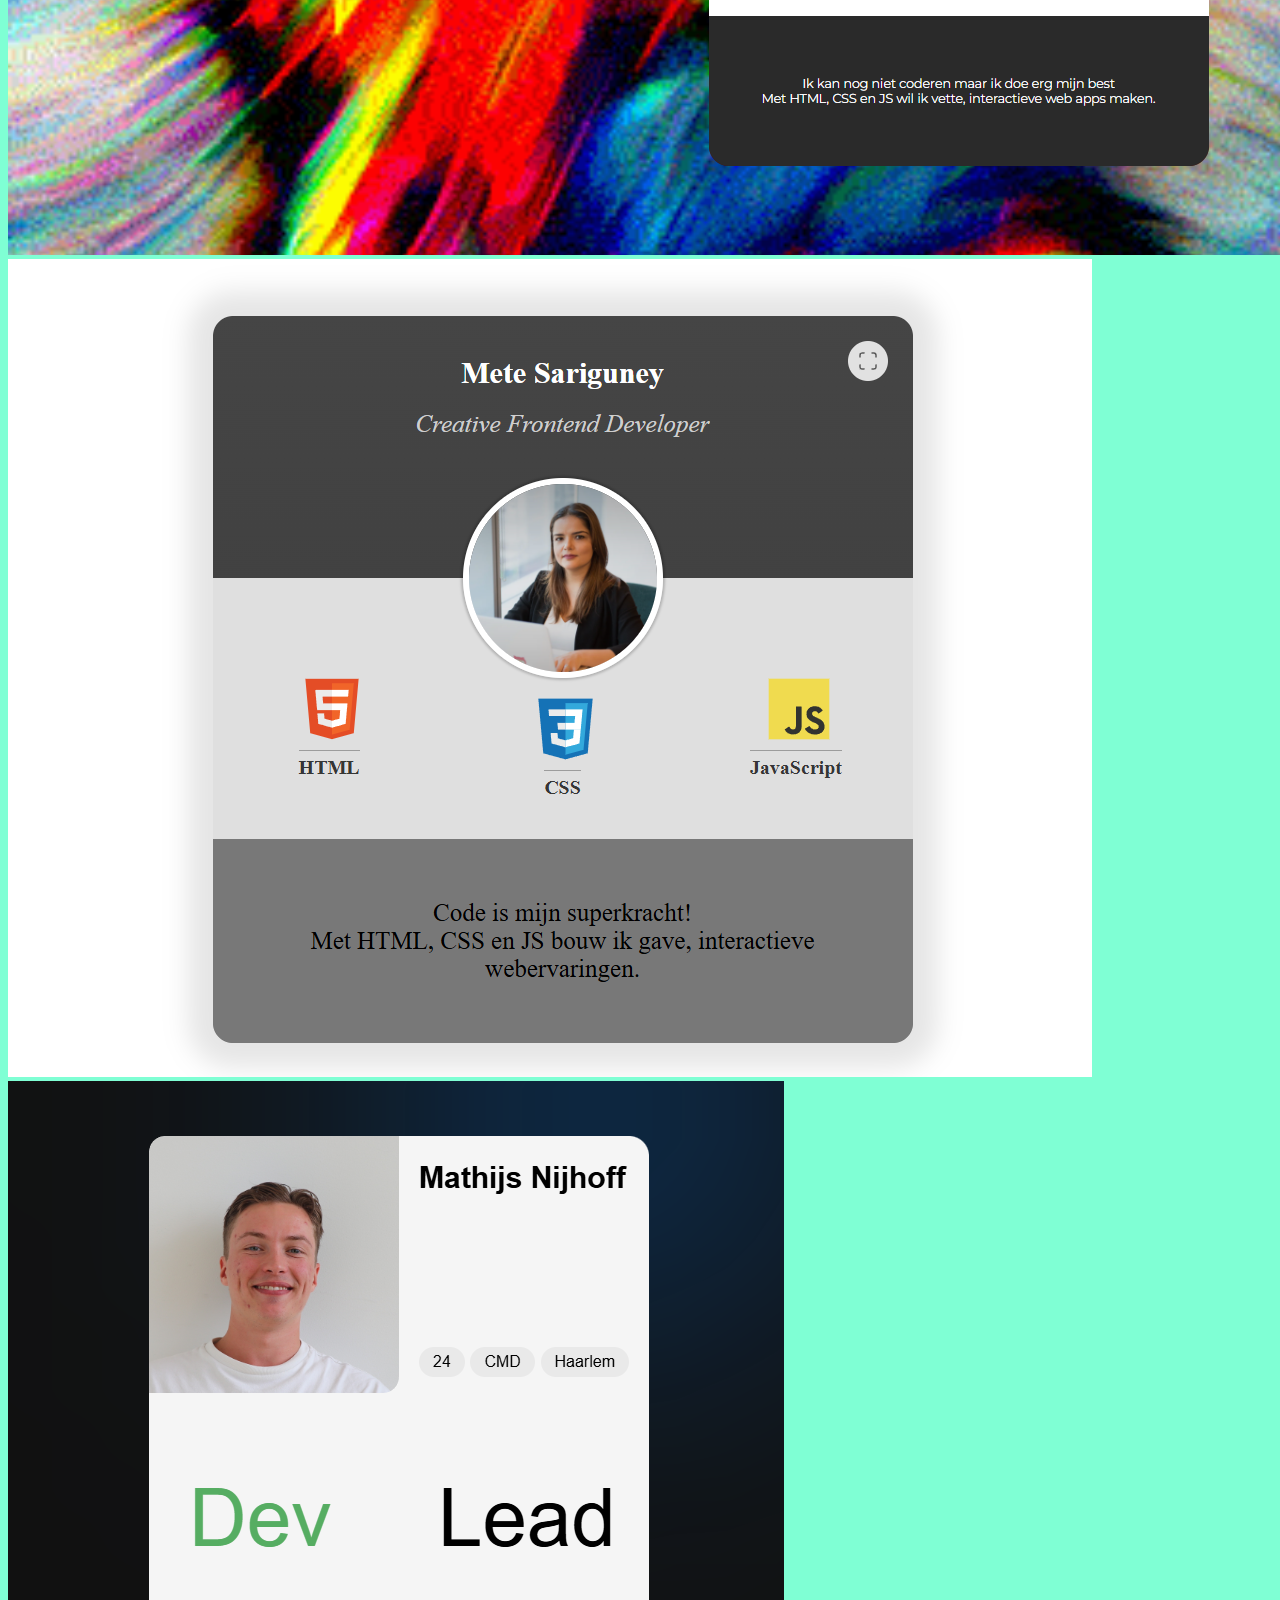
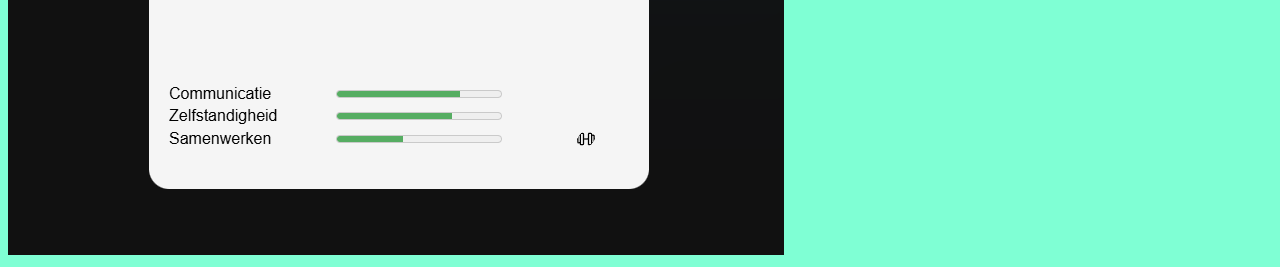
<file: script.html>
<!DOCTYPE html>
<html lang="en">
<head>
    <meta charset="UTF-8">
    <meta name="viewport" content="width=device-width, initial-scale=1.0">
    <title>Document</title>
</head>
<body>
    <link rel="stylesheet" href="style.css">
    <header><h1>Our Squad</h1></header>
    <div>
<img src="assets/Schermafbeelding 2025-09-08 104012.png" alt="">
<img src="assets/Schermafbeelding 2025-09-08 103901.png" alt="">
<img src="assets/Schermafbeelding 2025-09-08 104057.png" alt="">
<img src="assets/Schermafbeelding 2025-09-08 104131.png" alt="">
<img src="assets/Schermafbeelding 2025-09-08 104219.png" alt="">
<img src="assets/Schermafbeelding 2025-09-08 104243.png" alt="">
<img src="assets/Schermafbeelding 2025-09-08 104339.png" alt="">
<img src="assets/Schermafbeelding 2025-09-08 104412.png" alt="">
</div>
</body>
</html>
</file>
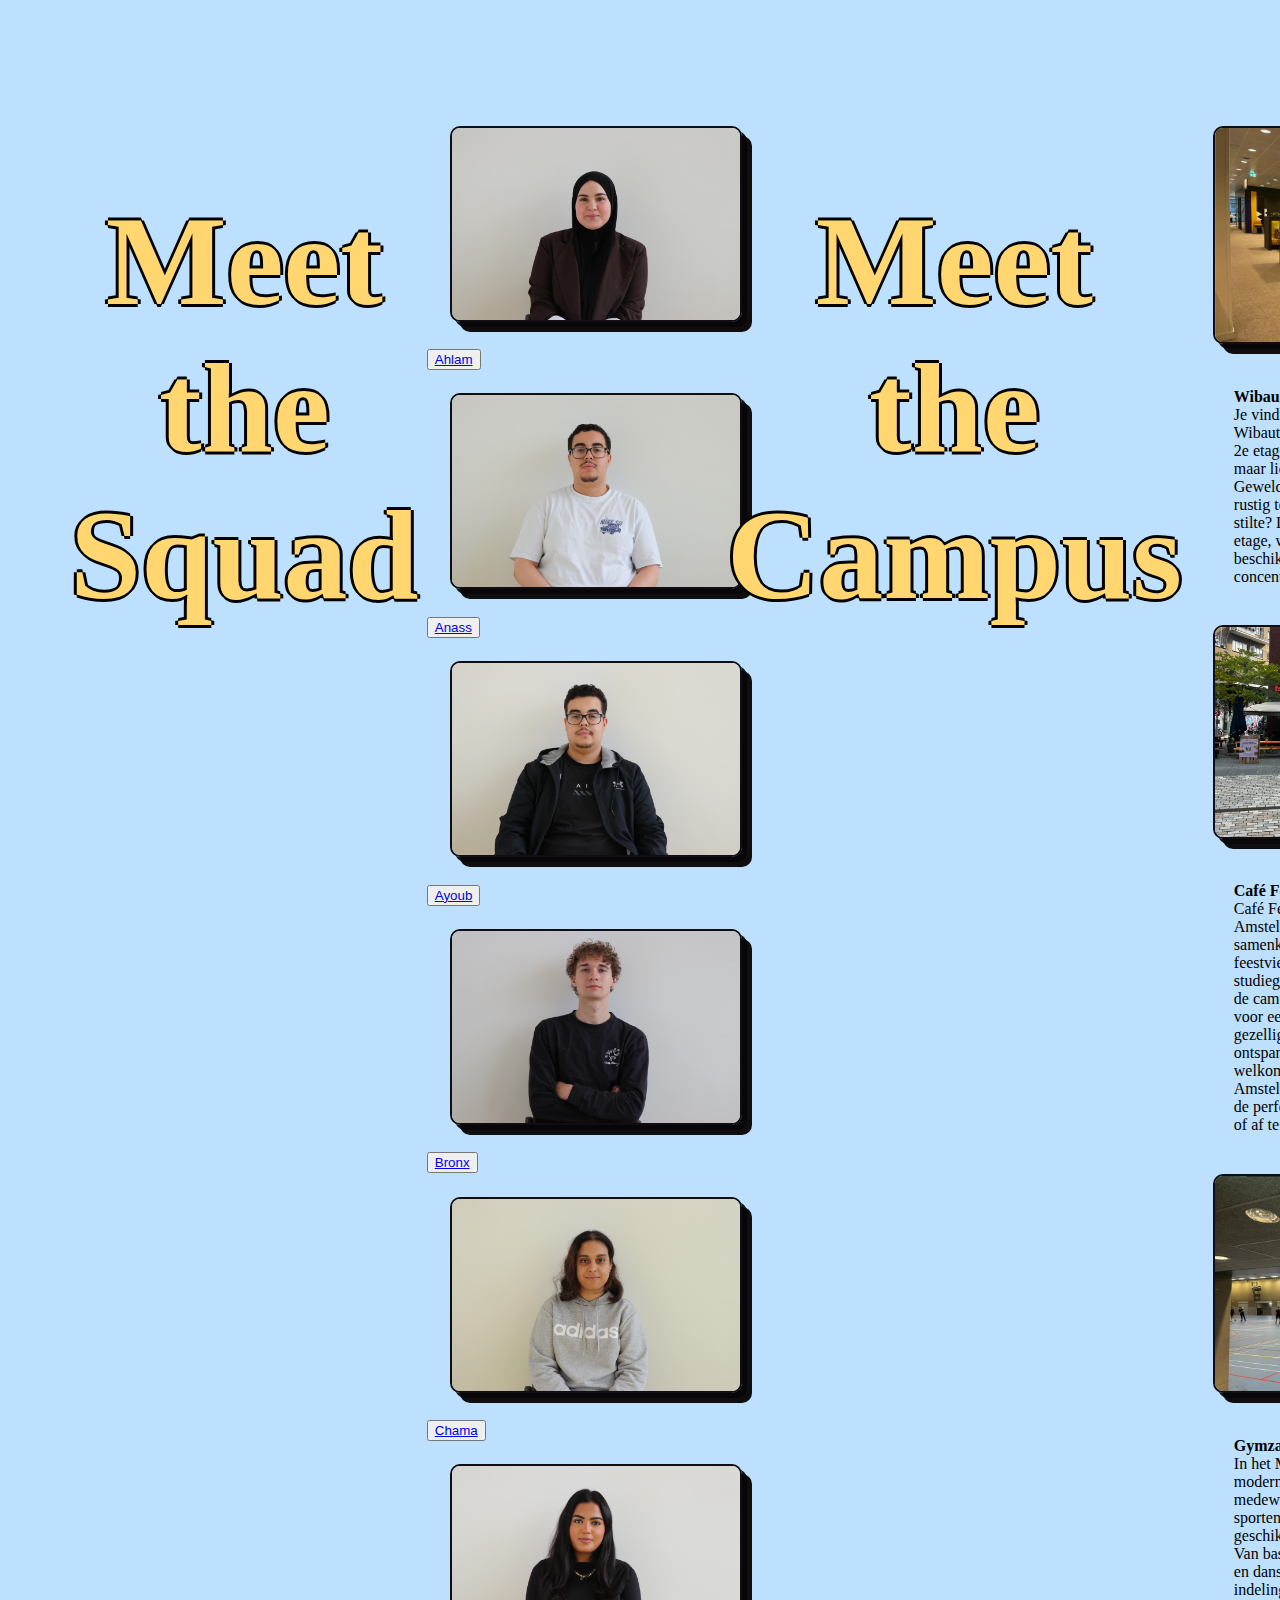
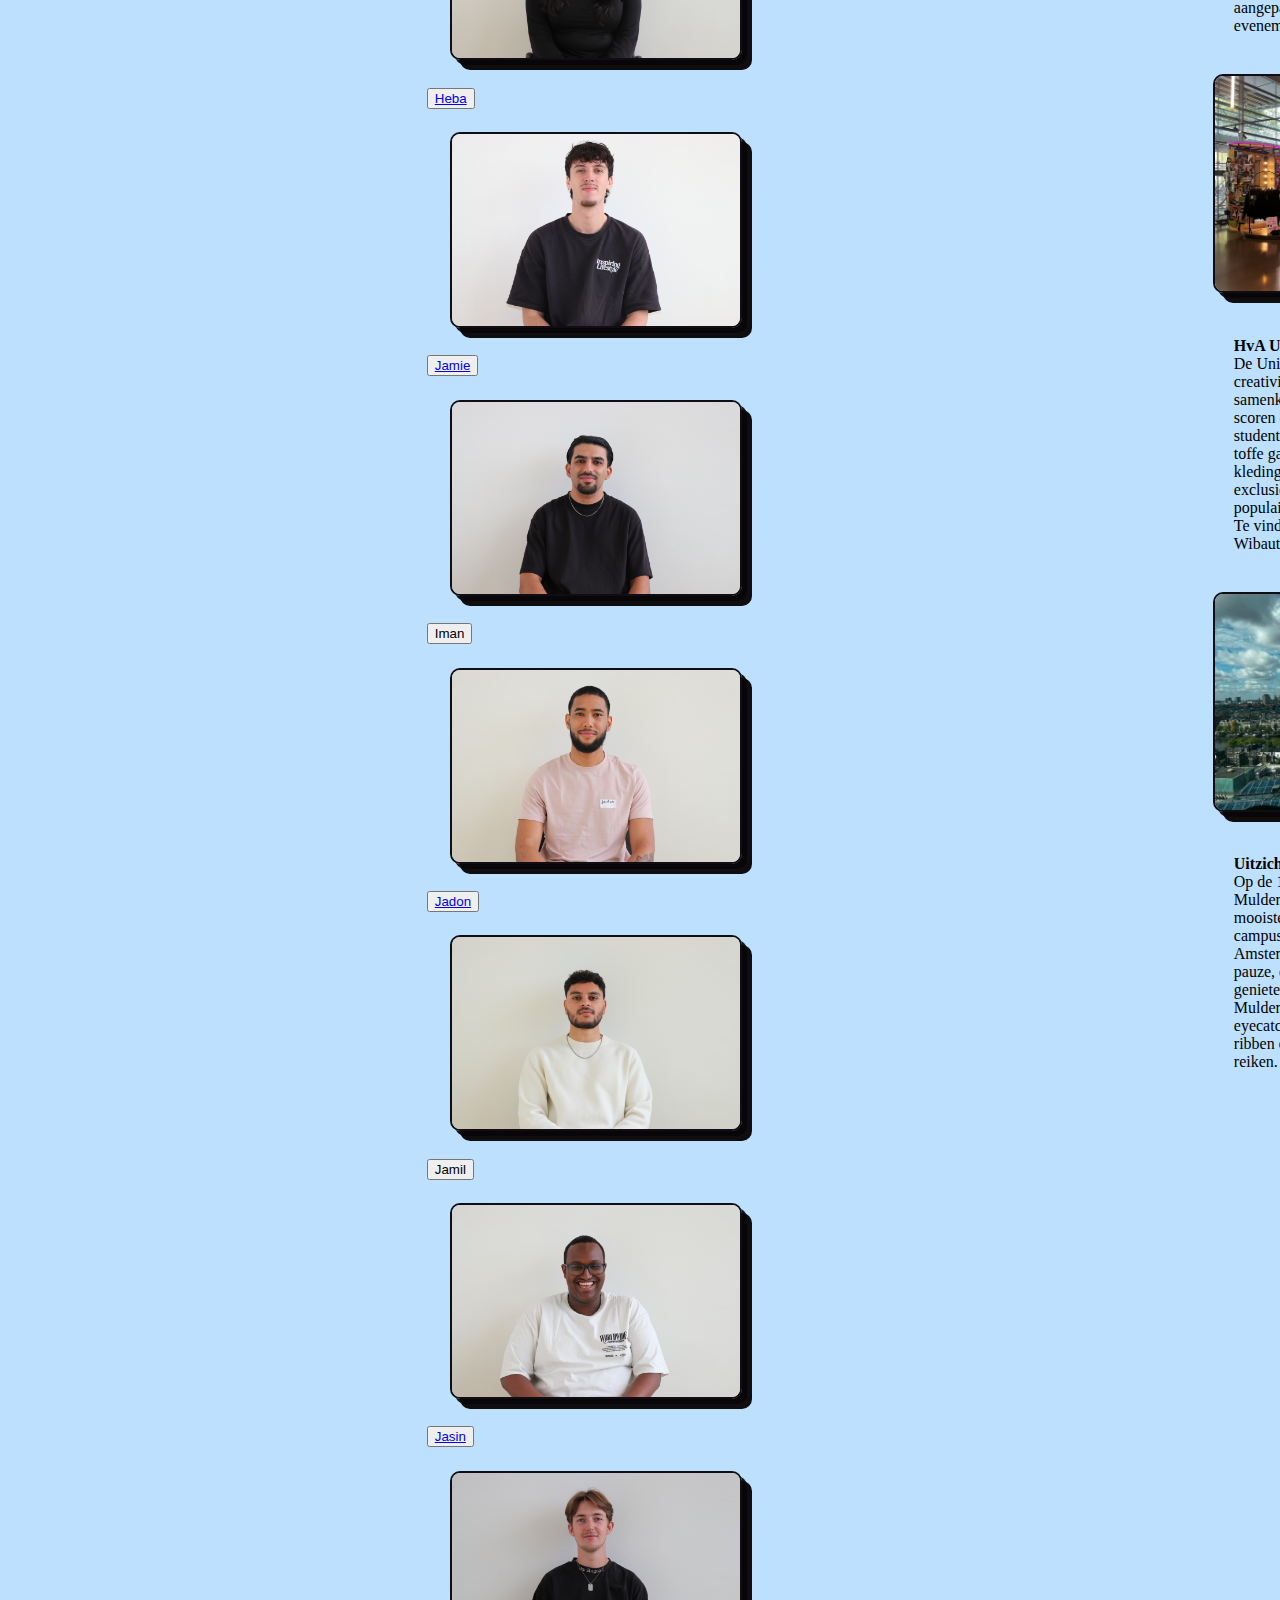
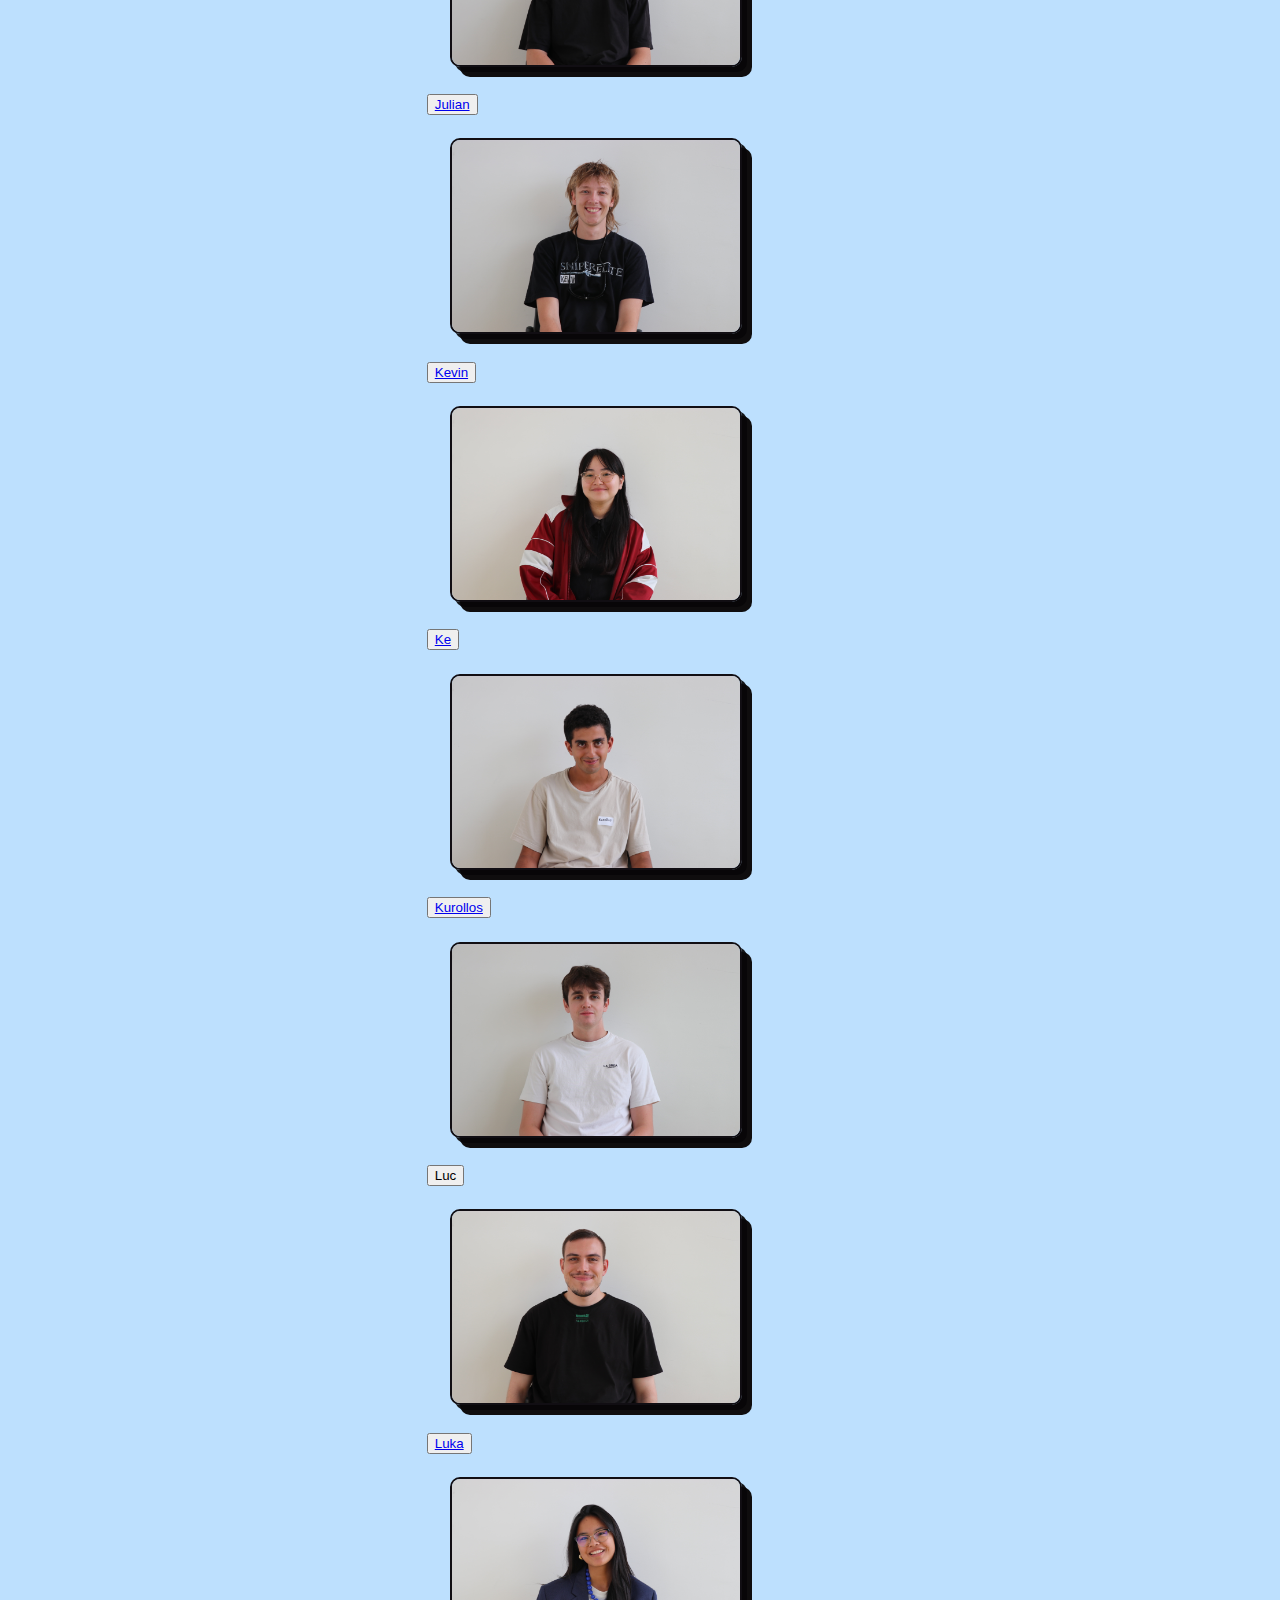
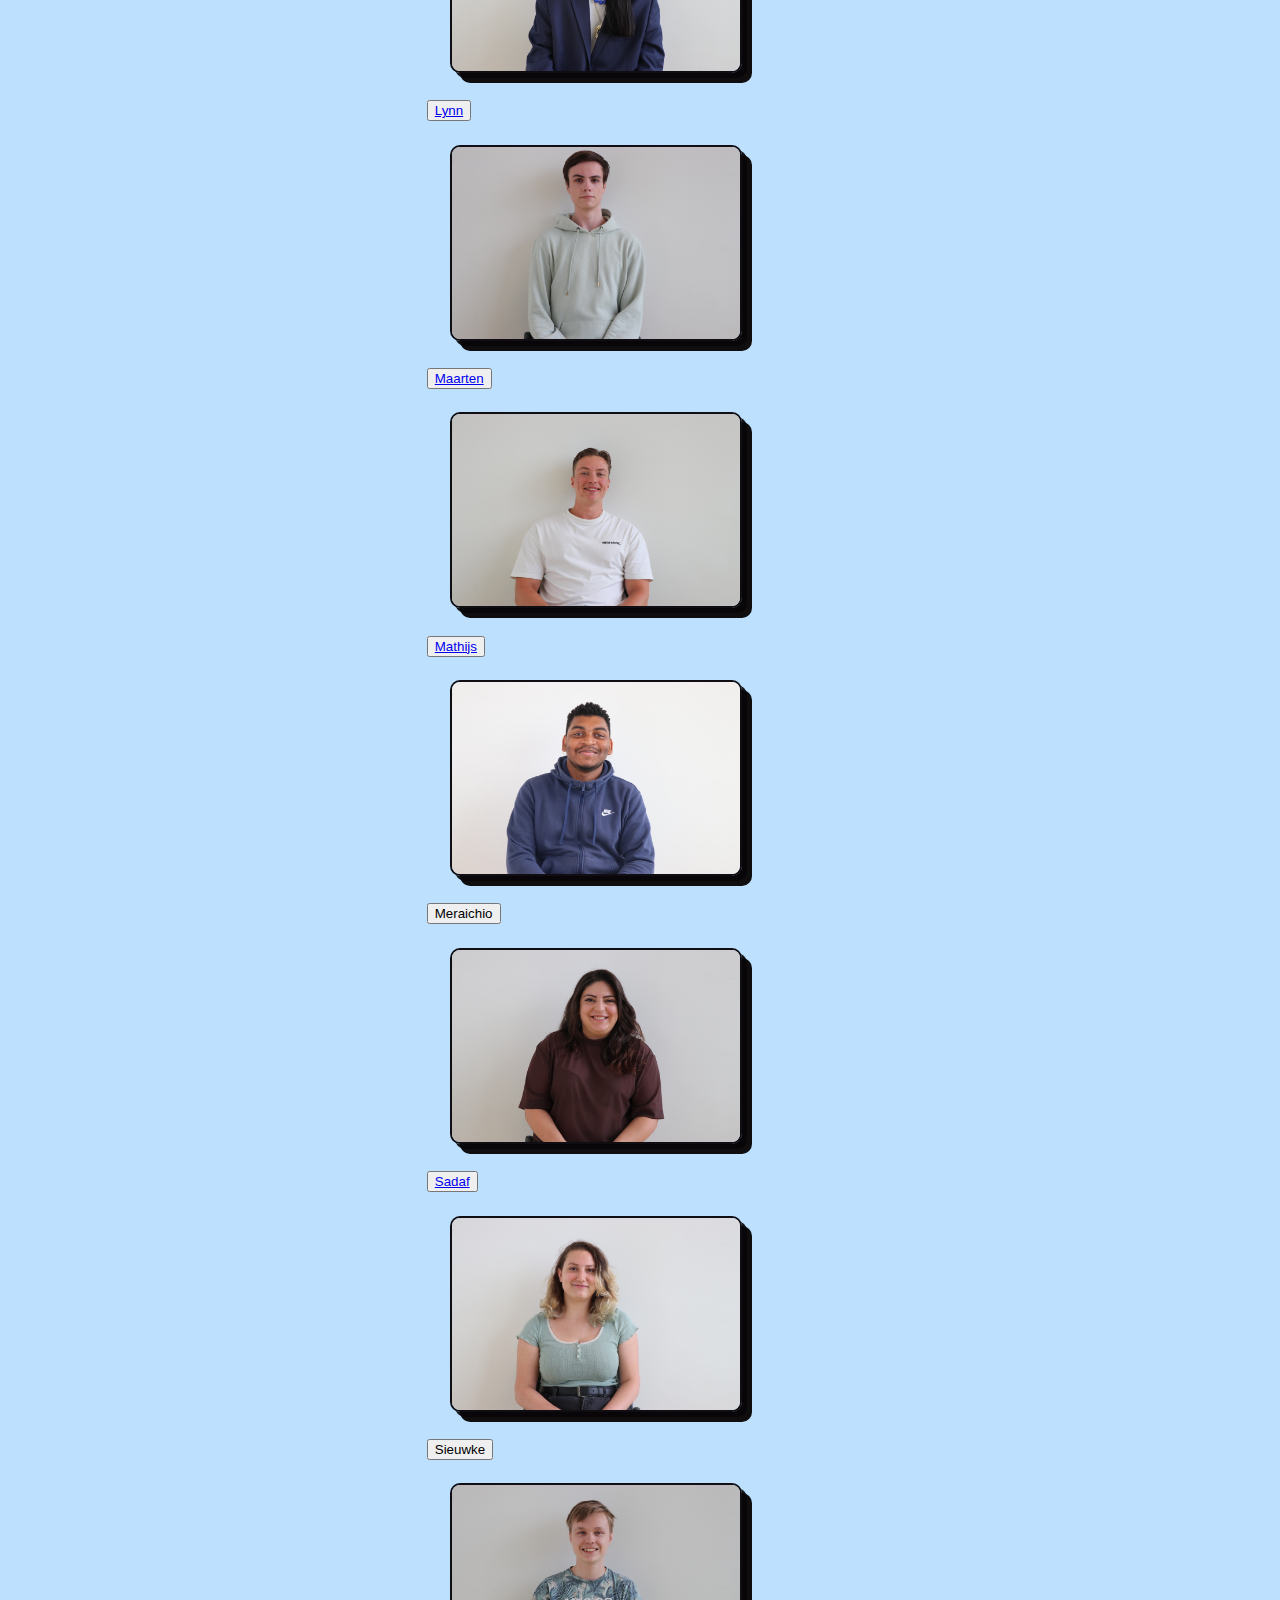
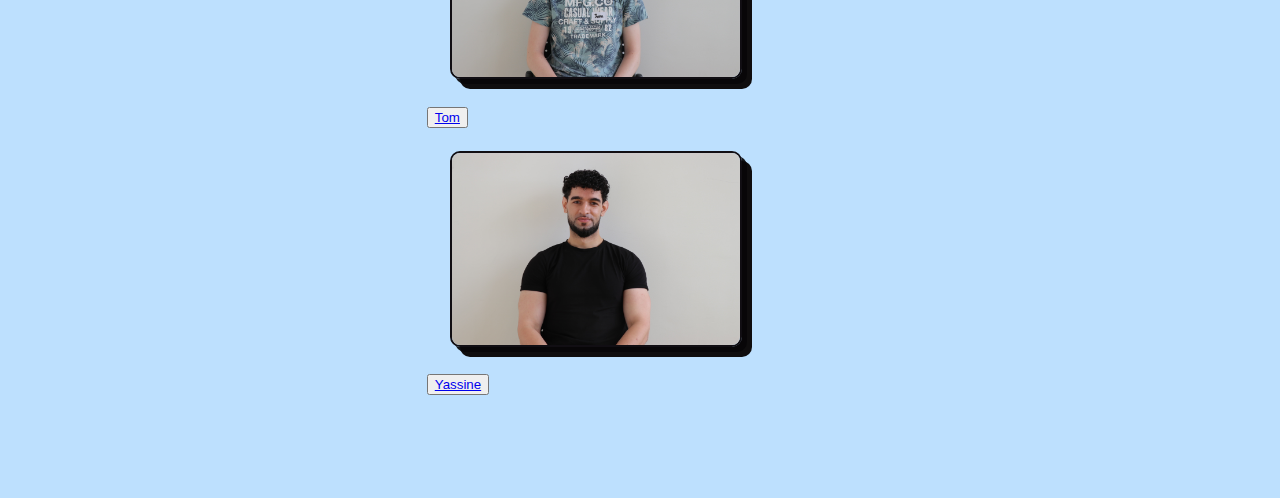
<file: squadpage.html>
<!DOCTYPE html>
<html lang="nl">
<head>
    <meta charset="UTF-8">
    <meta name="viewport" content="width=device-width, initial-scale=1.0">
    <title>squadpage</title>
    <link rel="stylesheet" href="squadpage.css">
</head>
<body>
 
    <header><h1>Meet the Squad</h1></header>

    <div class="container">
    <img class=" pic1" src="mugshots/Squad1J-Ahlam.JPG" alt="">
       <button class="but1"> <a href="https://addaahva.github.io/your-tribe-profile-card/" target="_blank">Ahlam</a></button>

    <img class=" pic2" src="mugshots/Squad1J-Anass.JPG" alt="">
     <button class="but2"> <a href="https://anass-kh.github.io/your-tribe-profile-card/" target="_blank">Anass</a></button>

    <img class=" pic3" src="mugshots/Squad1J-Ayoub.JPG" alt="">
     <button class="but3"><a href="https://ayoubkh1.github.io/your-tribe-profile-card/" target="_blank">Ayoub</a></button>
    
    <img class=" pic4" src="mugshots/Squad1J-Bronx-1.JPG" alt="">
     <button class="but4"><a href="https://bronxpostma13.github.io/your-tribe-profile-card/" target="_blank">Bronx</a></button>
  
    <img class=" pic5" src="mugshots/Squad1J-Chama.JPG" alt="">
     <button class="but5"><a href="https://chewsy.github.io/visitekaartje/" target="_blank">Chama</a></button>
   
    <img class=" pic6" src="mugshots/Squad1J-Heba.JPG" alt="">
    <button class="but6"><a href="https://handouh1.github.io/your-tribe-profile-card/" target="_blank">Heba</a></button>

    <img class=" pic7" src="mugshots/Squad1J-Jamie.JPG" alt="">
     <button class="but7"><a href="https://jamievos991.github.io/HVA-Visitekaartje/" target="_blank">Jamie</a></button>
   
    <img class=" pic8" src="mugshots/Squad1J-Iman.JPG" alt="">
       <button class="but8">Iman</button>
   
    <img class=" pic9" src="mugshots/Squad1J-Jadon.JPG" alt="">
      <button class="but9"><a href="https://jadonfdnd.github.io/your-tribe-profile-card/" target="_blank">Jadon</a></button>
    
 
    <img class="pic10" src="mugshots/Squad1J-Jamil.JPG" alt="">
        <button class="but10">Jamil</button>
  
    <img class=" pic11" src="mugshots/Squad1J-Jasin-1.JPG" alt="">
       <button class="but11"><a href="https://jasinahmed.github.io/your-tribe-profile-card/" target="_blank">Jasin</a></button>
  
   
    <img class=" pic12" src="mugshots/Squad1J-Julian.JPG" alt="">
     <button class="but12"><a href="https://juliandavelaar.github.io/your-tribe-profile-card/" target="_blank">Julian</a></button>


    <img class=" pic13" src="mugshots/Squad1J-Kevin.JPG" alt="">
     <button class="but13"><a href="https://toasterbath0758.github.io/your-tribe-profile-card/" target="_blank">Kevin</a></button>
   
    <img class=" pic14" src="mugshots/Squad1J-Ke.JPG" alt="">
     <button class="but14"><a href="https://kebiemen.github.io/your-tribe-profile-card/" target="_blank">Ke</a></button>
   
     <img class=" pic15" src="mugshots/Squad1J-Kurollos.JPG" alt="">
    <button class="but15"><a href="https://kurollos.github.io/your-tribe-profile-card/" target="_blank">Kurollos</a></button>

   <img class=" pic16" src="mugshots/Squad1J-Luc.JPG" alt="">
     <button class="but16">Luc</button>
  

   <img class=" pic17" src="mugshots/Squad1J-Luka.JPG" alt="">
    <button class="but17"><a href="https://millie8969.github.io/lmd-profile-card" target="_blank">Luka</a></button>
   <img class=" pic18" src="mugshots/Squad1J-Lynn.JPG" alt="">
    <button class="but18"><a href="https://lynnvdbo.github.io/your-tribe-profile-card/" target="_blank">Lynn</a></button>
  
   <img class=" pic19" src="mugshots/Squad1J-Maarten.JPG" alt="">
    <button class="but19"><a href="https://maartentepoele.github.io/your-tribe-profile-card/" target="_blank">Maarten</a></button>

   <img class=" pic20" src="mugshots/Squad1J-Mathijs.JPG" alt="">
   <button class="but20"><a href="https://mathijsn.github.io/your-tribe-profile-card/" target="_blank">Mathijs</a></button>
  
   <img class=" pic21" src="mugshots/Squad1J-Meraichio.JPG" alt="">
    <button class="but21">Meraichio</button>
  
   <img class=" pic22" src="mugshots/Squad1J-Sadaf.JPG" alt="">
    <button class="but22"><a href="https://github.com/sadaf-design/your-tribe-profile-card" target="_blank">Sadaf</a></button>
   
   <img class=" pic23" src="mugshots/Squad1J-Sieuwke.JPG" alt="">
      <button class="but23"><a href="https://sieuwkesheta.github.io/your-tribe-profile-card/" target="_blank"></a>Sieuwke</button>
  
   <img class=" pic24" src="mugshots/Squad1J-Tom.JPG" alt="">
      <button class="but24"><a href="https://tzgaming.github.io/your-tribe-profile-card/" target="_blank">Tom</a></button>
  
   <img class=" pic25" src="mugshots/Squad1J-Yassine.JPG" alt="">
   <button class="but25"><a href="https://yassineak1.github.io/your-tribe-profile-card/" target="_blank">Yassine</a></button>
</div>


   <header><h1>Meet the Campus</h1></header>

   <div class="wrapper"> 
  <img class="focus" src="campus/focus.png" alt="focus"> 

   <article class="focustekst">   <p>  <b>Wibauthuis Bibliotheek </b> <br>
Je vindt deze bibliotheek in het Wibauthuis, verspreid over de 1e en 2e etage.
Op de 1e etage wachten maar liefst 544 studieplekken op je. Geweldig om samen te werken of rustig te studeren.
Zoek je volledige stilte? Dan kun je terecht op de 2e etage, waar 60 stilteplekken beschikbaar zijn voor optimale concentratie. </p> </article>

<img class="food" src="campus/food.png" alt="food">

 <article class="foodtekst"> <p>  <b>Café Fest </b> <br> Café  Fest is dé huiskamer van de Amstelcampus,een plek waar iedereen samenkomt. Hier kun je studeren, feestvieren en verbinden met studiegenoten, docenten en de rest van de campuscommunity.Of je nu komt voor een goede kop koffie, een gezellige borrel of gewoon om even te ontspannen: bij Café Fest ben je altijd welkom.
Je vindt Café Fest op de Amstelcampus, naast het Wibauthuis, de perfecte plek om je dag te beginnen of af te sluiten. </p> </article>

<img class="health" src="campus/health.png" alt="health">

<article class="healthtekst"> <p> <b>Gymzaal in het Müller-Lulofshuis </b> <br>
In het Müller-Lulofshuis vind je een moderne gymzaal die studenten en medewerkers  ruimte biedt om te sporten en te bewegen.
De zaal is geschikt voor verschillende sporten.  Van basketbal en zaalvoetbal tot yoga en danslessen. Dankzij de flexibele indeling kan de ruimte worden aangepast voor verschillende lessen en evenementen. </p> </article>

<img class="needs" src="campus/needs.png" alt="needs">

 <article class="needstekst"> <p> <b>HvA University Store </b> <br>De University Store is dé plek waar creativiteit en ondernemerschap samenkomen. Hier kun je producten scoren die door ondernemende HvA-studenten zelf zijn gemaakt – van toffe gadgets tot unieke kledingstukken.
Ook vind je hier de exclusieve accessoires van de populaire samenwerking HvAxPatta. Te vinden midden in de hal van het Wibauthuis op de Amstelcampus. </p> </article>

<img class="view" src="campus/view.png" alt="view">
  <article class="viewtekst"> <p> <b>Uitzicht </b> <br> Op de 13e verdieping van het Jakoba Mulderhuis vind je misschien wel het mooiste uitzicht van de hele campus.Vanaf hier kijk je uit over heel Amsterdam.  Perfect voor een korte pauze, een foto of gewoon even genieten van het moment.
Het Jakoba Mulderhuis zelf is een echte eyecatcher: een hoge toren met witte ribben die 13 verdiepingen de lucht in reiken.
 </p> </article>


</div>
</body>
</html>
</file>
<file: juul.css>
header{text-align: center;}
header{border-bottom: 2px solid black;}

div img{width: 450px;height: auto;}
div img{width: 450px;height: auto;}
div img{aspect-ratio: 2/1;}

body {   
    display: grid;
    grid-template-columns: repeat(3, 1fr);
    grid-template-rows: repeat(5, 1fr);
    gap: 8px;
}

body {
    background: pink;
}

@media(min-width: 50rem) {
    body {
        background: yellow;
    }
}
</file>
<file: ke.css>
body {
    background-color: #bde0fe;
    
}

article {margin-left:  15%;}

h1 {color: #ffd670;
    text-shadow: -3px 0 black, 0 3px black, 3px 0 black, 0 -3px black;
}

/* scherm telefoon */
@media screen and (max-width: 800px) {
    img { width: 20em;
     height: auto;
    padding: 0%;   
    border-radius: 10px;
      margin-left: 70px;
      border-width: 2px;
    border-style: solid;
    border-color: rgb(17, 14, 19);
    margin: 8%;
    box-shadow: rgba(7, 6, 7, 0.931) 5px 5px, rgb(15, 13, 14) 10px 10px;

}

h1 {
    font-size: 70px;
    margin-left: 10%;

    
}

}
/* sherm tablet */
@media only screen and (min-width: 800px) {  body {
   
    display: grid; 
    gap: 0.5em;
    grid-template-columns: 1fr 1fr;
   margin: 8%;
     margin-left: 20px;
}

h1 {
    grid-column-start: 1;
    grid-column-end: -1;
    font-size: 8em;
    text-align: center;
   
 
}

img{
    width: 18em;
    height: auto;
    padding: 0%;   
    border-radius: 10px;
    border-width: 2px;
    border-style: solid;
    border-color: rgb(17, 14, 19);
    margin: 8%;
    box-shadow: rgba(7, 6, 7, 0.931) 5px 5px, rgb(15, 13, 14) 10px 10px;
    
}


.pic1 { grid-column-start: 1;}
.pic2 { grid-column-start: 3 ;}
.pic3 { grid-column-start: 2 ;}
.pic4 { grid-column-start: 1 ;}
.pic5 { grid-column-start: 3 ;}
.pic6 { grid-column-start: 2 ;}
.pic7 { grid-column-start: 1 ;}
.pic8 { grid-column-start: 3 ;}
.pic9 { grid-column-start: 2 ;}
.pic10 { grid-column-start: 1 ;}
.pic11 { grid-column-start: 3 ;}
.pic12 { grid-column-start: 2 ;}
.pic13 { grid-column-start: 1 ;}
.pic14 { grid-column-start: 3 ;}
.pic15 { grid-column-start: 2 ;}
.pic16 { grid-column-start: 1 ;}
.pic17 { grid-column-start: 3 ;}
.pic18 { grid-column-start: 2 ;}
.pic19 { grid-column-start: 1 ;}
.pic20 { grid-column-start: 3 ;}

.focus{ grid-column-start: 1;}
.food{ grid-column-start: 3;}
.food {grid-row-start: 16;}
.health {grid-column-start: 2;}
.health {grid-row-start: 17;}
.needs {grid-column-start: 1;}
.needs {grid-row-start: 18;}
.view {grid-column-start: 3;}
.view {grid-row-start: 18;}


.focustekst {grid-column-start:1;}

.foodtekst {grid-column-start: 3;}

.healthtekst {grid-column-start: 2;}

.needstekst { grid-column-start: 1;}
.viewtekst {grid-column-start: 3;}
}


    
/* scherm desktop */
@media only screen and (min-width: 992px) { body {
   
    display: grid; 
    gap: 0.5em;
    grid-template-columns: 1fr 1fr 1fr 1fr 1fr;

   margin-left: 70px
}

h1 {
    grid-column-start: 1;
    grid-column-end: -1;
    font-size: 8em;
    text-align: center;
   
  
 
}

img{
    width: 18em;
    height: auto;
    padding: 0%;   
    border-radius: 10px;
    border-width: 2px;
    border-style: solid;
    border-color: rgb(17, 14, 19);
    margin: 8%;
    box-shadow: rgba(7, 6, 7, 0.931) 5px 5px, rgb(15, 13, 14) 10px 10px;
}

.pic2 { grid-column-start: 3 ;}
.pic3 { grid-column-start: 5 ;}
.pic4 { grid-column-start: 2 ;}
.pic5 { grid-column-start: 4 ;}
.pic6 { grid-column-start: 1 ;}
.pic7 { grid-column-start: 3 ;}
.pic8 { grid-column-start: 5 ;}
.pic9 { grid-column-start: 2 ;}
.pic10 { grid-column-start: 4 ;}
.pic11 { grid-column-start: 1 ;}
.pic12 { grid-column-start: 3 ;}
.pic13 { grid-column-start: 5 ;}
.pic14 { grid-column-start: 2 ;}
.pic15 { grid-column-start: 4 ;}
.pic16 { grid-column-start: 1 ;}
.pic17 { grid-column-start: 3 ;}
.pic18 { grid-column-start: 5 ;}
.pic19 { grid-column-start: 2 ;}
.pic20 { grid-column-start: 4 ;}

.focus{ grid-column-start: 1;}
.food{ grid-column-start: 5;}
.food { grid-row: 11;}
.health {grid-column-start: 3;}
.health {grid-row-start: 12;}
.needs {grid-column-start: 1;}
.needs {grid-row-start: 13;}
.view {grid-column-start: 5;}
.view{ grid-row-start: 13;}

.focustekst{grid-row-start: 12; }
.focustekst {grid-column-start:1;}

.foodtekst {grid-column-start: 5;}
.foodtekst {grid-row-start: 12;}

.healthtekst {grid-column-start: 3;}
.healthtekst { grid-row-start: 13;}

.needstekst { grid-column-start: 1;}
.viewtekst {grid-column-start: 5;}
}
</file>
<file: style.css>
body{background-color: aquamarine;}
</file>
<file: squadpage.css>
body {
    background-color: #bde0fe;
    
}

article {margin-left:  15%;}

h1 {color: #ffd670;
    text-shadow: -3px 0 black, 0 3px black, 3px 0 black, 0 -3px black;
}

/* scherm telefoon */
@media screen and (max-width: 800px) {
    img { width: 20em;
     height: auto;
    padding: 0%;   
    border-radius: 10px;
      margin-left: 70px;
      border-width: 2px;
    border-style: solid;
    border-color: rgb(17, 14, 19);
    margin: 8%;
    box-shadow: rgba(7, 6, 7, 0.931) 5px 5px, rgb(15, 13, 14) 10px 10px;

}

h1 {
    font-size: 70px;
    margin-left: 10%;

    
}

}
/* sherm tablet */
@media only screen and (min-width: 800px) {  body {
   
    display: grid; 
    gap: 0.5em;
    grid-template-columns: 1fr 1fr;
   margin: 8%;
     margin-left: 20px;
}

h1 {
    grid-column-start: 1;
    grid-column-end: -1;
    font-size: 8em;
    text-align: center;
   
 
}

img{
    width: 18em;
    height: auto;
    padding: 0%;   
    border-radius: 10px;
    border-width: 2px;
    border-style: solid;
    border-color: rgb(17, 14, 19);
    margin: 8%;
    box-shadow: rgba(7, 6, 7, 0.931) 5px 5px, rgb(15, 13, 14) 10px 10px;
    
}


.pic1 { grid-column-start: 1;}
.pic2 { grid-column-start: 3 ;}
.pic3 { grid-column-start: 2 ;}
.pic4 { grid-column-start: 1 ;}
.pic5 { grid-column-start: 3 ;}
.pic6 { grid-column-start: 2 ;}
.pic7 { grid-column-start: 1 ;}
.pic8 { grid-column-start: 3 ;}
.pic9 { grid-column-start: 2 ;}
.pic10 { grid-column-start: 1 ;}
.pic11 { grid-column-start: 3 ;}
.pic12 { grid-column-start: 2 ;}
.pic13 { grid-column-start: 1 ;}
.pic14 { grid-column-start: 3 ;}
.pic15 { grid-column-start: 2 ;}
.pic16 { grid-column-start: 1 ;}
.pic17 { grid-column-start: 3 ;}
.pic18 { grid-column-start: 2 ;}
.pic19 { grid-column-start: 1 ;}
.pic20 { grid-column-start: 3 ;}

.focus{ grid-column-start: 1;}
.food{ grid-column-start: 3;}
.food {grid-row-start: 16;}
.health {grid-column-start: 2;}
.health {grid-row-start: 17;}
.needs {grid-column-start: 1;}
.needs {grid-row-start: 18;}
.view {grid-column-start: 3;}
.view {grid-row-start: 18;}


.focustekst {grid-column-start:1;}

.foodtekst {grid-column-start: 3;}

.healthtekst {grid-column-start: 2;}

.needstekst { grid-column-start: 1;}
.viewtekst {grid-column-start: 3;}
}


    
/* scherm desktop */
@media only screen and (min-width: 992px) { body {
   
    display: grid; 
    gap: 0.5em;
    grid-template-columns: 1fr 1fr 1fr 1fr 1fr;

   margin-left: 70px
}

h1 {
    grid-column-start: 1;
    grid-column-end: -1;
    font-size: 8em;
    text-align: center;
   
  
 
}

img{
    width: 18em;
    height: auto;
    padding: 0%;   
    border-radius: 10px;
    border-width: 2px;
    border-style: solid;
    border-color: rgb(17, 14, 19);
    margin: 8%;
    box-shadow: rgba(7, 6, 7, 0.931) 5px 5px, rgb(15, 13, 14) 10px 10px;
}

.pic2 { grid-column-start: 3 ;}
.pic3 { grid-column-start: 5 ;}
.pic4 { grid-column-start: 2 ;}
.pic5 { grid-column-start: 4 ;}
.pic6 { grid-column-start: 1 ;}
.pic7 { grid-column-start: 3 ;}
.pic8 { grid-column-start: 5 ;}
.pic9 { grid-column-start: 2 ;}
.pic10 { grid-column-start: 4 ;}
.pic11 { grid-column-start: 1 ;}
.pic12 { grid-column-start: 3 ;}
.pic13 { grid-column-start: 5 ;}
.pic14 { grid-column-start: 2 ;}
.pic15 { grid-column-start: 4 ;}
.pic16 { grid-column-start: 1 ;}
.pic17 { grid-column-start: 3 ;}
.pic18 { grid-column-start: 5 ;}
.pic19 { grid-column-start: 2 ;}
.pic20 { grid-column-start: 4 ;}

.focus{ grid-column-start: 1;}
.food{ grid-column-start: 5;}
.food { grid-row: 11;}
.health {grid-column-start: 3;}
.health {grid-row-start: 12;}
.needs {grid-column-start: 1;}
.needs {grid-row-start: 13;}
.view {grid-column-start: 5;}
.view{ grid-row-start: 13;}

.focustekst{grid-row-start: 12; }
.focustekst {grid-column-start:1;}

.foodtekst {grid-column-start: 5;}
.foodtekst {grid-row-start: 12;}

.healthtekst {grid-column-start: 3;}
.healthtekst { grid-row-start: 13;}

.needstekst { grid-column-start: 1;}
.viewtekst {grid-column-start: 5;}
}
</file>
